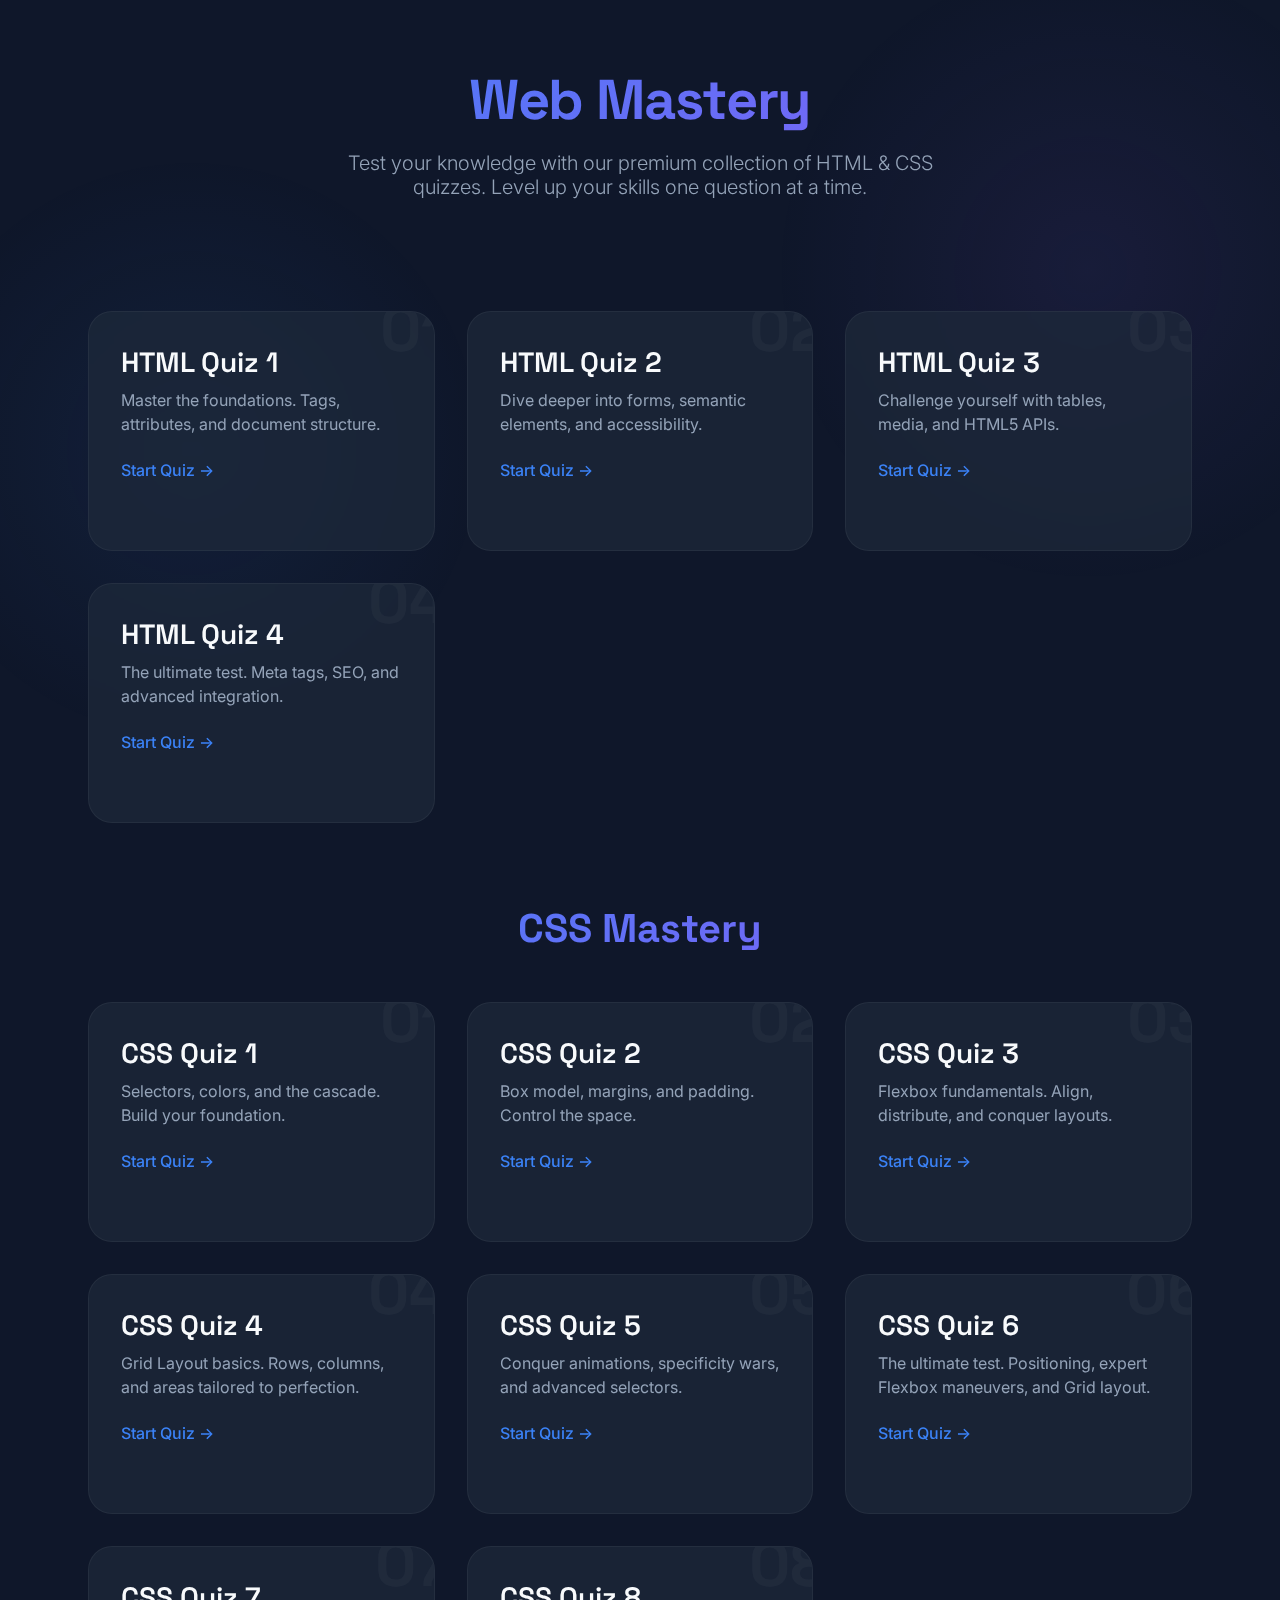
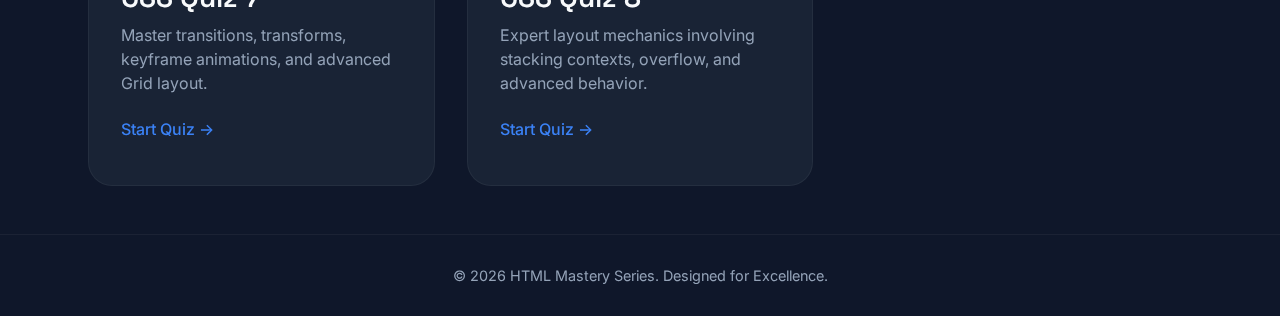
<file: index.html>
<!DOCTYPE html>
<html lang="en">
<head>
    <meta charset="UTF-8">
    <meta name="viewport" content="width=device-width, initial-scale=1.0">
    <title>HTML Mastery Quizzes</title>
    <style>
        @import url('https://fonts.googleapis.com/css2?family=Space+Grotesk:wght@300;400;500;600;700&family=Inter:wght@400;500;600&display=swap');

        :root {
            --bg-dark: #0f172a;
            --bg-card: #1e293b;
            --text-primary: #f8fafc;
            --text-secondary: #94a3b8;
            --accent-primary: #3b82f6; 
            --accent-secondary: #8b5cf6;
            --accent-gradient: linear-gradient(135deg, #3b82f6 0%, #8b5cf6 100%);
            --card-hover-shadow: 0 20px 25px -5px rgba(0, 0, 0, 0.1), 0 10px 10px -5px rgba(0, 0, 0, 0.04);
            --transition: all 0.3s cubic-bezier(0.4, 0, 0.2, 1);
        }

        * {
            box-sizing: border-box;
            margin: 0;
            padding: 0;
            -webkit-tap-highlight-color: transparent;
        }

        body {
            font-family: 'Inter', sans-serif;
            background-color: var(--bg-dark);
            color: var(--text-primary);
            min-height: 100vh;
            display: flex;
            flex-direction: column;
            overflow-x: hidden;
        }

        /* Ambient Background */
        .ambient-bg {
            position: fixed;
            top: 0;
            left: 0;
            width: 100%;
            height: 100%;
            pointer-events: none;
            z-index: -1;
            background: 
                radial-gradient(circle at 15% 50%, rgba(59, 130, 246, 0.08), transparent 25%),
                radial-gradient(circle at 85% 30%, rgba(139, 92, 246, 0.08), transparent 25%);
        }

        header {
            padding: 4rem 2rem;
            text-align: center;
        }

        h1 {
            font-family: 'Space Grotesk', sans-serif;
            font-size: 3.5rem;
            font-weight: 700;
            margin-bottom: 1rem;
            background: var(--accent-gradient);
            -webkit-background-clip: text;
            background-clip: text;
            -webkit-text-fill-color: transparent;
            letter-spacing: -0.02em;
        }

        p.subtitle {
            font-size: 1.25rem;
            color: var(--text-secondary);
            font-weight: 300;
            max-width: 600px;
            margin: 0 auto;
        }

        main {
            flex: 1;
            padding: 2rem;
            max-width: 1200px;
            margin: 0 auto;
            width: 100%;
        }

        .grid {
            display: grid;
            grid-template-columns: repeat(auto-fit, minmax(300px, 1fr));
            gap: 2rem;
            padding: 1rem;
        }

        .card {
            background: rgba(30, 41, 59, 0.7);
            backdrop-filter: blur(10px);
            border: 1px solid rgba(255, 255, 255, 0.05);
            border-radius: 24px;
            padding: 2rem;
            text-decoration: none;
            color: inherit;
            display: flex;
            flex-direction: column;
            justify-content: space-between;
            min-height: 240px;
            transition: var(--transition);
            position: relative;
            overflow: hidden;
        }

        .card::before {
            content: '';
            position: absolute;
            top: 0;
            left: 0;
            width: 100%;
            height: 100%;
            background: var(--accent-gradient);
            opacity: 0;
            transition: opacity 0.3s ease;
            z-index: 0;
        }

        .card:hover {
            transform: translateY(-8px);
            box-shadow: var(--card-hover-shadow);
            border-color: rgba(139, 92, 246, 0.3);
        }

        .card:hover::before {
            opacity: 0.05;
        }

        .card-content {
            position: relative;
            z-index: 1;
        }

        .card-number {
            font-family: 'Space Grotesk', sans-serif;
            font-size: 4rem;
            font-weight: 700;
            color: rgba(255, 255, 255, 0.03);
            position: absolute;
            top: -1.5rem;
            right: -1rem;
            transition: color 0.3s ease;
        }

        .card:hover .card-number {
            color: rgba(59, 130, 246, 0.1);
        }

        .card-title {
            font-family: 'Space Grotesk', sans-serif;
            font-size: 1.75rem;
            font-weight: 600;
            margin-bottom: 0.5rem;
        }

        .card-desc {
            color: var(--text-secondary);
            font-size: 1rem;
            line-height: 1.5;
            margin-bottom: 1.5rem;
        }

        .card-arrow {
            display: inline-flex;
            align-items: center;
            font-weight: 500;
            color: var(--accent-primary);
            transition: gap 0.2s ease;
            gap: 0.5rem;
        }

        .card:hover .card-arrow {
            gap: 0.8rem;
            color: var(--accent-secondary);
        }

        footer {
            padding: 2rem;
            text-align: center;
            color: var(--text-secondary);
            font-size: 0.9rem;
            border-top: 1px solid rgba(255, 255, 255, 0.05);
        }

        @media (max-width: 768px) {
            h1 { font-size: 2.5rem; }
            .grid { grid-template-columns: 1fr; }
        }

        .section-title {
            font-family: 'Space Grotesk', sans-serif;
            font-size: 2.5rem;
            font-weight: 700;
            margin: 4rem 0 2rem;
            text-align: center;
            background: var(--accent-gradient);
            -webkit-background-clip: text;
            background-clip: text;
            -webkit-text-fill-color: transparent;
        }
    </style>
</head>
<body>
    <div class="ambient-bg"></div>
    <header>
        <h1>Web Mastery</h1>
        <p class="subtitle">Test your knowledge with our premium collection of HTML & CSS quizzes. Level up your skills one question at a time.</p>
    </header>

    <main>
        <section>
            <div class="grid">
                <a href="quiz1.html" class="card">
                    <div class="card-number">01</div>
                    <div class="card-content">
                        <div class="card-title">HTML Quiz 1</div>
                        <div class="card-desc">Master the foundations. Tags, attributes, and document structure.</div>
                        <div class="card-arrow">Start Quiz &rarr;</div>
                    </div>
                </a>
                <a href="quiz2.html" class="card">
                    <div class="card-number">02</div>
                    <div class="card-content">
                        <div class="card-title">HTML Quiz 2</div>
                        <div class="card-desc">Dive deeper into forms, semantic elements, and accessibility.</div>
                        <div class="card-arrow">Start Quiz &rarr;</div>
                    </div>
                </a>
                <a href="quiz3.html" class="card">
                    <div class="card-number">03</div>
                    <div class="card-content">
                        <div class="card-title">HTML Quiz 3</div>
                        <div class="card-desc">Challenge yourself with tables, media, and HTML5 APIs.</div>
                        <div class="card-arrow">Start Quiz &rarr;</div>
                    </div>
                </a>
                <a href="quiz4.html" class="card">
                    <div class="card-number">04</div>
                    <div class="card-content">
                        <div class="card-title">HTML Quiz 4</div>
                        <div class="card-desc">The ultimate test. Meta tags, SEO, and advanced integration.</div>
                        <div class="card-arrow">Start Quiz &rarr;</div>
                    </div>
                </a>
            </div>
        </section>

        <!-- CSS SECTION -->
        <section>
            <div class="section-title">CSS Mastery</div>
            
            <div class="grid">
                <a href="quiz5.html" class="card">
                    <div class="card-number">01</div>
                    <div class="card-content">
                        <div class="card-title">CSS Quiz 1</div>
                        <div class="card-desc">Selectors, colors, and the cascade. Build your foundation.</div>
                        <div class="card-arrow">Start Quiz &rarr;</div>
                    </div>
                </a>
                <a href="quiz6.html" class="card">
                    <div class="card-number">02</div>
                    <div class="card-content">
                        <div class="card-title">CSS Quiz 2</div>
                        <div class="card-desc">Box model, margins, and padding. Control the space.</div>
                        <div class="card-arrow">Start Quiz &rarr;</div>
                    </div>
                </a>
                <a href="quiz7.html" class="card">
                    <div class="card-number">03</div>
                    <div class="card-content">
                        <div class="card-title">CSS Quiz 3</div>
                        <div class="card-desc">Flexbox fundamentals. Align, distribute, and conquer layouts.</div>
                        <div class="card-arrow">Start Quiz &rarr;</div>
                    </div>
                </a>
                <a href="quiz8.html" class="card">
                    <div class="card-number">04</div>
                    <div class="card-content">
                        <div class="card-title">CSS Quiz 4</div>
                        <div class="card-desc">Grid Layout basics. Rows, columns, and areas tailored to perfection.</div>
                        <div class="card-arrow">Start Quiz &rarr;</div>
                    </div>
                </a>
                <a href="quiz9.html" class="card">
                    <div class="card-number">05</div>
                    <div class="card-content">
                        <div class="card-title">CSS Quiz 5</div>
                        <div class="card-desc">Conquer animations, specificity wars, and advanced selectors.</div>
                        <div class="card-arrow">Start Quiz &rarr;</div>
                    </div>
                </a>
                <a href="quiz10.html" class="card">
                    <div class="card-number">06</div>
                    <div class="card-content">
                        <div class="card-title">CSS Quiz 6</div>
                        <div class="card-desc">The ultimate test. Positioning, expert Flexbox maneuvers, and Grid layout.</div>
                        <div class="card-arrow">Start Quiz &rarr;</div>
                    </div>
                </a>
                <a href="quiz11.html" class="card">
                    <div class="card-number">07</div>
                    <div class="card-content">
                        <div class="card-title">CSS Quiz 7</div>
                        <div class="card-desc">Master transitions, transforms, keyframe animations, and advanced Grid layout.</div>
                        <div class="card-arrow">Start Quiz &rarr;</div>
                    </div>
                </a>
                <a href="quiz12.html" class="card">
                    <div class="card-number">08</div>
                    <div class="card-content">
                        <div class="card-title">CSS Quiz 8</div>
                        <div class="card-desc">Expert layout mechanics involving stacking contexts, overflow, and advanced behavior.</div>
                        <div class="card-arrow">Start Quiz &rarr;</div>
                    </div>
                </a>
            </div>
        </section>
    </main>

    <footer>
        &copy; 2026 HTML Mastery Series. Designed for Excellence.
    </footer>
</body>
</html>
</file>
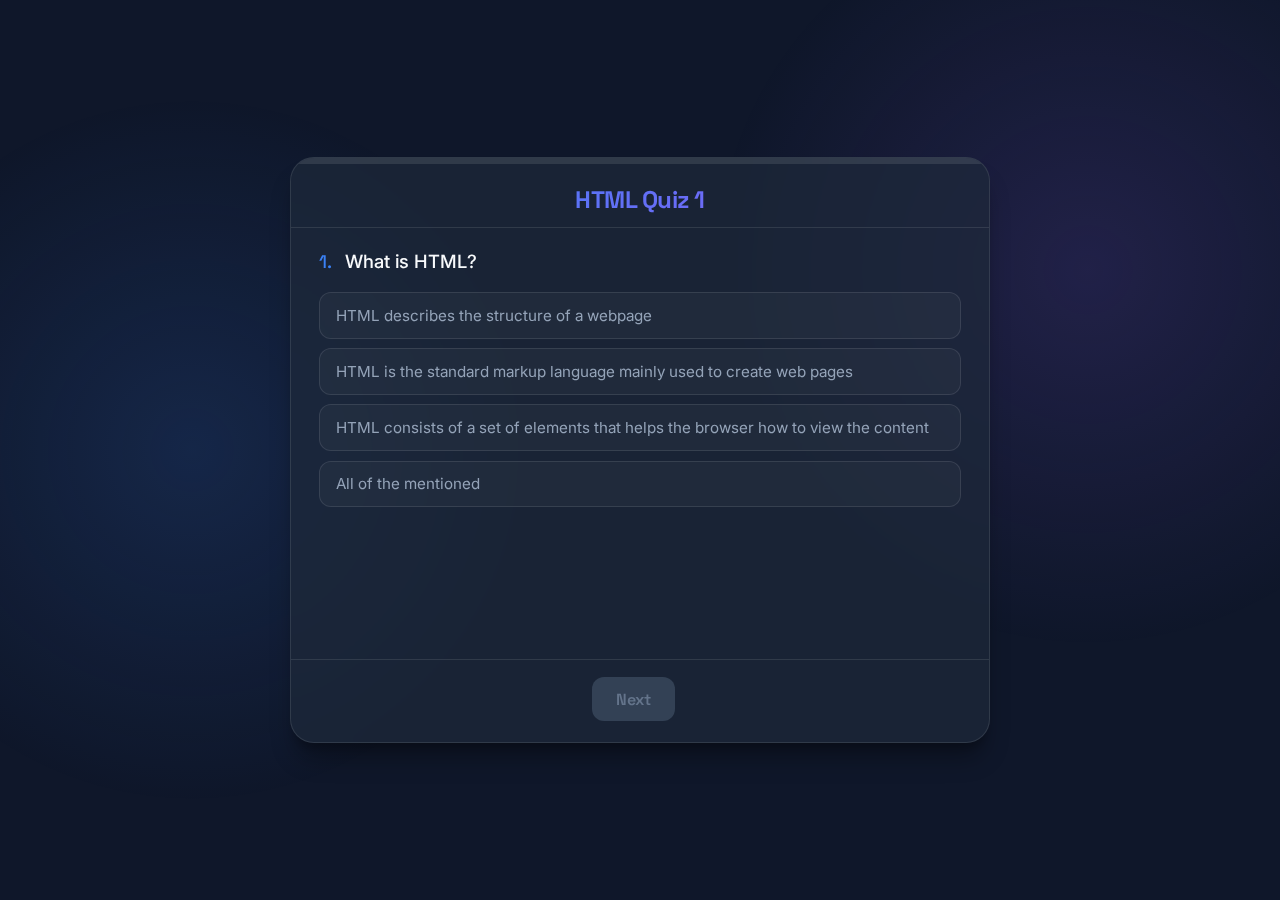
<file: quiz1.html>
<!DOCTYPE html>
<html lang="en">
<head>
    <meta charset="UTF-8">
    <meta name="viewport" content="width=device-width, initial-scale=1.0">
    <title>HTML Quiz 1</title>
    <link rel="stylesheet" href="style.css">
</head>
<body>
    <div id="quiz-container">
        <div id="progress-bar-container"><div id="progress-bar"></div></div>
        <div class="quiz-header"><h1>HTML Quiz 1</h1></div>
        <div id="card-container"></div>
        <div id="results-container" class="hidden"></div>
        <div id="navigation">
            <button id="prev-btn" class="nav-btn secondary">Previous</button>
            <button id="next-btn" class="nav-btn">Next</button>
            <button id="finish-btn" class="nav-btn hidden">Finish Quiz</button>
        </div>
    </div>

    <script>
        window.quizData = [
            { question: "What is HTML?", options: ["HTML describes the structure of a webpage", "HTML is the standard markup language mainly used to create web pages", "HTML consists of a set of elements that helps the browser how to view the content", "All of the mentioned"], answerIndex: 3 },
            { question: "Who is the father of HTML?", options: ["Rasmus Lerdorf", "Tim Berners-Lee", "Brendan Eich", "Sergey Brin"], answerIndex: 1 },
            { question: "HTML stands for", options: ["HyperText Markup Language", "HyperText Machine Language", "HyperText Marking Language", "HighText Marking Language"], answerIndex: 0 },
            { question: "What is the correct syntax of doctype in HTML5?", options: ["<code>&lt;/doctype html&gt;</code>", "<code>&lt;doctype html&gt;</code>", "<code>&lt;doctype html!&gt;</code>", "<code>&lt;!doctype html&gt;</code>"], answerIndex: 3 },
            { question: "Which of the following is used to read an HTML page and render it?", options: ["Web server", "Web network", "Web browser", "Web matrix"], answerIndex: 2 },
            { question: "Which of the following tag is used for inserting the largest heading in HTML?", options: ["<code>head</code>", "<code>&lt;h1&gt;</code>", "<code>&lt;h6&gt;</code>", "<code>heading</code>"], answerIndex: 1 },
            { question: "In which part Of the HTML metadata is contained?", options: ["<code>head</code> tag", "<code>title</code> tag", "<code>html</code> tag", "<code>body</code> tag"], answerIndex: 0 },
            { question: "Which element is used to get highlighted text in HTML5?", options: ["<code>&lt;u&gt;</code>", "<code>&lt;mark&gt;</code>", "<code>&lt;highlight&gt;</code>", "<code>&lt;b&gt;</code>"], answerIndex: 1 },
            { question: "Which of the following elements in HTML5 defines video or movie content?", options: ["<code>&lt;video&gt;</code>", "<code>&lt;movie&gt;</code>", "<code>&lt;audio&gt;</code>", "<code>&lt;media&gt;</code>"], answerIndex: 0 },
            { question: "Which element is used for styling HTML5 layout?", options: ["CSS", "jQuery", "JavaScript", "PHP"], answerIndex: 0 },
            { question: "Which HTML tag is used for making character appearance bold?", options: ["<code>&lt;u&gt;</code>", "<code>&lt;b&gt;</code>", "<code>&lt;br&gt;</code>", "<code>&lt;i&gt;</code>"], answerIndex: 1 },
            { question: "Which HTML tag is used to insert an image?", options: ['<code>&lt;img url="htmllogo.jpg"/&gt;</code>', '<code>&lt;img alt="htmllogo.jpg"/&gt;</code>', '<code>&lt;img src="htmllogo.jpg"/&gt;</code>', '<code>&lt;img link="htmllogo.jpg"/&gt;</code>'], answerIndex: 2 },
            { question: "Which Of the following tag is used to insert a line-break in HTML?", options: ["<code>&lt;p&gt;</code>", "<code>&lt;br&gt;</code>", "<code>&lt;hr&gt;</code>", "<code>&lt;a&gt;</code>"], answerIndex: 1 },
            { question: "How to create an ordered list in HTML?", options: ["<code>&lt;ol&gt;</code>", "<code>&lt;ul&gt;</code>", "<code>&lt;href&gt;</code>", "<code>&lt;b&gt;</code>"], answerIndex: 0 },
            { question: "HOW to create an unordered list in HTML?", options: ["<code>&lt;ol&gt;</code>", "<code>&lt;ul&gt;</code>", "<code>&lt;href&gt;</code>", "<code>&lt;b&gt;</code>"], answerIndex: 1 },
            { question: "HTML files are saved by default with the extension?", options: [".h", ".html", ".ht", "None of above"], answerIndex: 1 },
            { question: "In HTML, which attribute is used to create a link that opens in a new window tab?", options: ['<code>src="_blank"</code>', '<code>alt="_blank"</code>', '<code>target="_self"</code>', '<code>target="_blank"</code>'], answerIndex: 3 },
            { question: "Which of the following HTML tag is used to add a row in a table?", options: ["<code>&lt;th&gt;</code>", "<code>&lt;td&gt;</code>", "<code>&lt;tr&gt;</code>", "<code>&lt;tt&gt;</code>"], answerIndex: 2 },
            { question: "Which tag is used to create a text area in HTML Form?", options: ["<code>&lt;textarea&gt;&lt;/textarea&gt;</code>", "<code>&lt;text&gt;&lt;/text&gt;</code>", '<code>&lt;input type="text"/&gt;</code>', '<code>&lt;input type="textarea"/&gt;</code>'], answerIndex: 0 },
            { question: "Which tag is used to create a dropdown in HTML Form?", options: ["<code>&lt;input&gt;</code>", "<code>&lt;select&gt;</code>", "<code>&lt;text&gt;</code>", "<code>&lt;textarea&gt;</code>"], answerIndex: 1 },
            { question: "How to create a checkbox in HTML Form?", options: ['<code>&lt;input type="text"&gt;</code>', '<code>&lt;input type="textarea"&gt;</code>', '<code>&lt;input type="checkbox"&gt;</code>', '<code>&lt;input type="button"&gt;</code>'], answerIndex: 2 },
            { question: "Which HTML tag is used to convert the plain text into italic format?", options: ["<code>&lt;b&gt;</code>", "<code>&lt;p&gt;</code>", "<code>&lt;i&gt;</code>", "<code>&lt;a&gt;</code>"], answerIndex: 2 },
            { question: "What is the use of <code>&lt;hr&gt;</code> tag in HTML?", options: ["For making content appearance italics", "To create vertical rule between sections", "TO create a break", "To create horizontal rule between sections"], answerIndex: 3 },
            { question: "Which attribute is not essential under <code>&lt;iframe&gt;</code>?", options: ["frameborder", "width", "height", "src"], answerIndex: 0 },
            { question: "Which tag is used to underline the text in HTML?", options: ["<code>&lt;p&gt;</code>", "<code>&lt;u&gt;</code>", "<code>&lt;i&gt;</code>", "<code>&lt;ul&gt;</code>"], answerIndex: 1 }
        ];
    </script>
    <script src="script.js"></script>
</body>
</html>
</file>
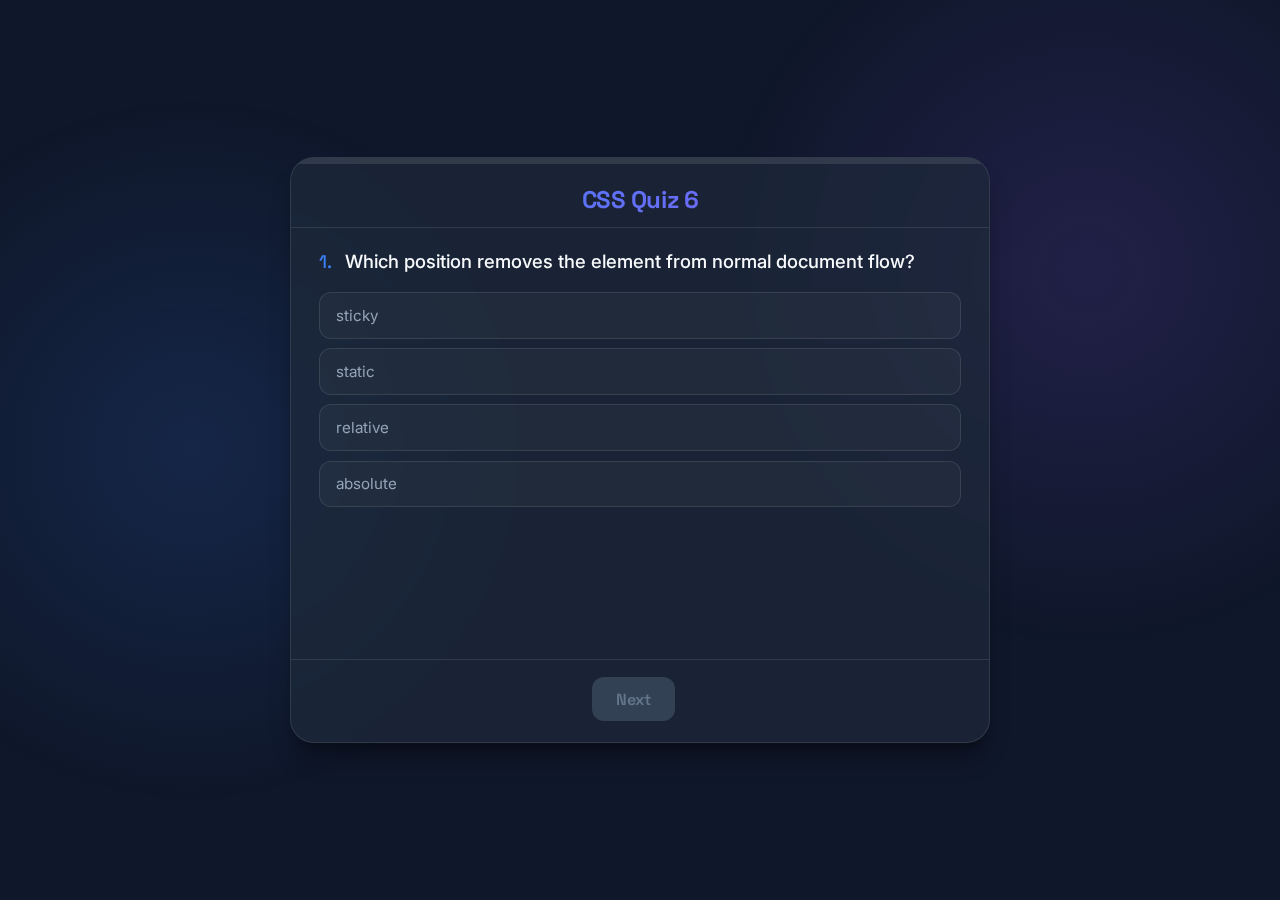
<file: quiz10.html>
<!DOCTYPE html>
<html lang="en">
<head>
    <meta charset="UTF-8">
    <meta name="viewport" content="width=device-width, initial-scale=1.0">
    <title>CSS Quiz 6</title>
    <link rel="stylesheet" href="style.css">
</head>
<body>
    <div id="quiz-container">
        <div id="progress-bar-container"><div id="progress-bar"></div></div>
        <div class="quiz-header"><h1>CSS Quiz 6</h1></div>
        <div id="card-container"></div>
        <div id="results-container" class="hidden"></div>
        <div id="navigation">
            <button id="prev-btn" class="nav-btn secondary">Previous</button>
            <button id="next-btn" class="nav-btn">Next</button>
            <button id="finish-btn" class="nav-btn hidden">Finish Quiz</button>
        </div>
    </div>

    <script>
        window.quizData = [
            { question: "Which position removes the element from normal document flow?", options: ["sticky", "static", "relative", "absolute"], answerIndex: 3 },
            { question: "An absolutely positioned element is positioned relative to:", options: ["the viewport", "the nearest positioned ancestor", "the body", "the parent element always"], answerIndex: 1 },
            { question: "Which position value sticks an element when scrolling?", options: ["relative", "fixed", "sticky", "absolute"], answerIndex: 2 },
            { question: "Which property is required for top, left, right, bottom to work?", options: ["float", "display", "overflow", "position"], answerIndex: 3 },
            { question: "Which position value keeps an element fixed to the viewport?", options: ["sticky", "fixed", "relative", "absolute"], answerIndex: 1 },
            { question: "Which property changes the main axis direction?", options: ["<code>justify-content</code>", "<code>flex-wrap</code>", "<code>flex-direction</code>", "<code>align-items</code>"], answerIndex: 2 },
            { question: "Which property controls spacing along the main axis?", options: ["<code>gap</code>", "<code>align-items</code>", "<code>align-content</code>", "<code>justify-content</code>"], answerIndex: 3 },
            { question: "Which property controls alignment on the cross axis?", options: ["<code>flex-grow</code>", "<code>justify-content</code>", "<code>order</code>", "<code>align-items</code>"], answerIndex: 3 },
            { question: "Which property allows items to move to a new line?", options: ["<code>order</code>", "<code>flex-basis</code>", "<code>flex-wrap</code>", "<code>flex-grow</code>"], answerIndex: 2 },
            { question: "Which value prevents flex items from wrapping?", options: ["<code>no-wrap</code>", "<code>wrap</code>", "<code>nowrap</code>", "<code>block</code>"], answerIndex: 2 },
            { question: "Which shorthand property combines grow, shrink, and basis?", options: ["<code>flex-item</code>", "<code>flex</code>", "<code>box-flex</code>", "<code>flex-box</code>"], answerIndex: 1 },
            { question: "Which unit represents a fraction of free grid space?", options: ["<code>em</code>", "<code>auto</code>", "%", "<code>fr</code>"], answerIndex: 3 },
            { question: "Which property controls automatic item placement direction?", options: ["<code>grid-direction</code>", "<code>grid-auto-flow</code>", "<code>grid-wrap</code>", "<code>grid-flow</code>"], answerIndex: 1 },
            { question: "Which grid value makes columns adjust automatically?", options: ["<code>auto</code>", "<code>minmax</code>", "<code>fr</code>", "<code>fit-content</code>"], answerIndex: 0 },
            { question: "Which property allows a flex item to grow relative to others?", options: ["<code>flex-shrink</code>", "<code>flex-grow</code>", "<code>flex-basis</code>", "<code>align-self</code>"], answerIndex: 1 },
            { question: "If two flex items have flex-grow: 1 and flex-grow: 2, what happens?", options: ["Growth is ignored", "First grows twice as much", "Second grows twice as much", "Both grow equally"], answerIndex: 2 },
            { question: "What does align-self do?", options: ["Overrides align-items for one item", "Changes item order", "Aligns container", "Aligns all items"], answerIndex: 0 },
            { question: "Which Flexbox property controls spacing between rows when wrapping?", options: ["<code>justify-content</code>", "<code>align-content</code>", "<code>gap</code>", "<code>align-items</code>"], answerIndex: 1 },
            { question: "What happens if flex-shrink: 0 is applied to an item?", options: ["Item wraps", "Item cannot shrink", "Item cannot grow", "Item is hidden"], answerIndex: 1 },
            { question: "What does flex: 0 0 auto mean?", options: ["Full width item", "Item grows", "Fixed size item", "Item shrinks"], answerIndex: 2 },
            { question: "What is the default value of order?", options: ["1", "inherit", "auto", "0"], answerIndex: 3 },
            { question: "Which value centers items both horizontally and vertically (row layout)?", options: ["<code>gap: center</code>", "<code>flex-wrap: center</code>", "<code>align-content: center</code>", "<code>justify-content: center; align-items: center</code>"], answerIndex: 3 },
            { question: "What does fr unit represent?", options: ["Fraction of available space", "Percentage", "Fixed size", "Content size"], answerIndex: 0 },
            { question: "What does grid-template-columns: repeat(3, 1fr) create?", options: ["3 equal columns", "1 column repeated", "3 fixed columns", "Automatic layout"], answerIndex: 0 },
            { question: "What is the default value of grid-auto-flow?", options: ["dense", "column", "row", "inherit"], answerIndex: 2 }
        ];
    </script>
    <script src="script.js"></script>
</body>
</html>
</file>
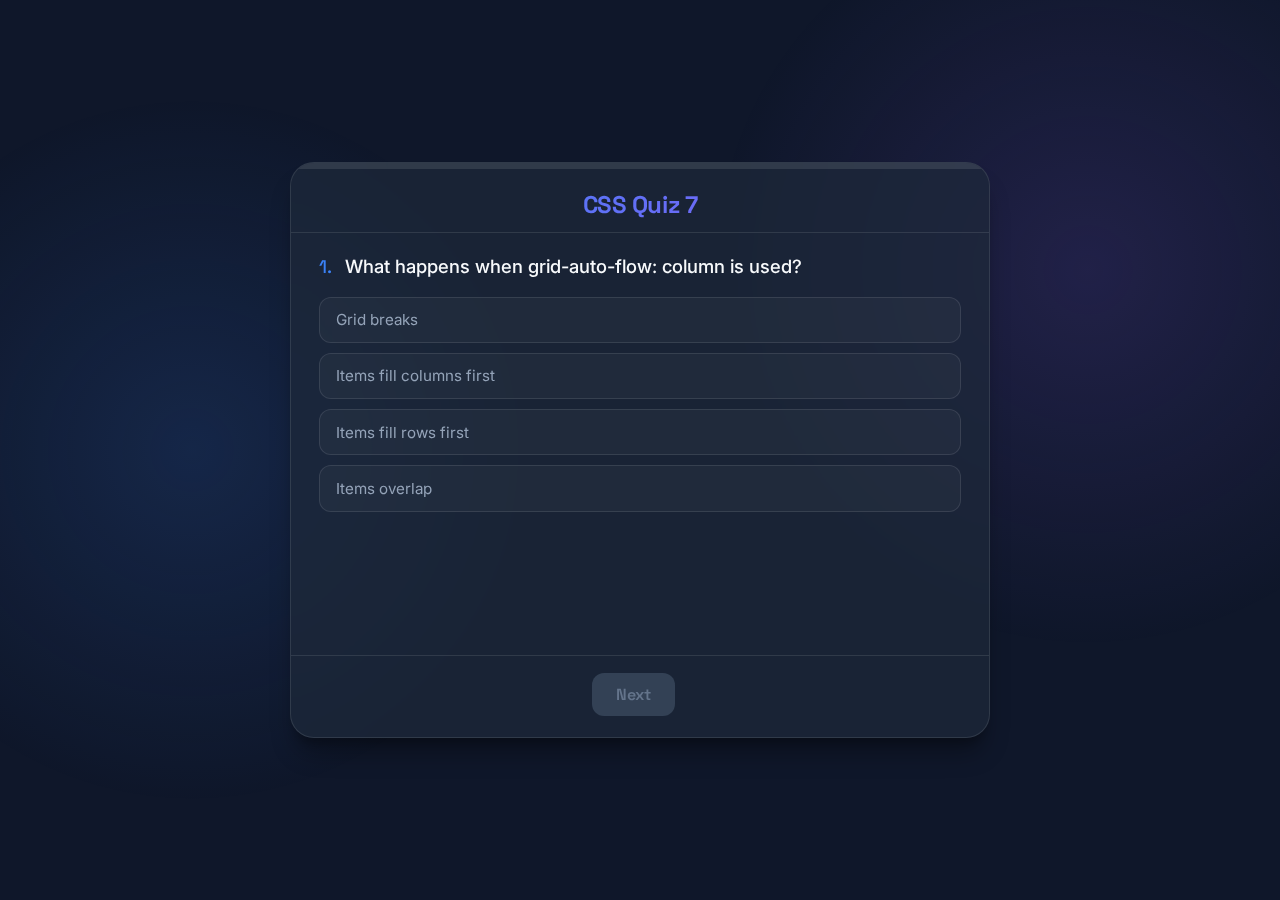
<file: quiz11.html>
<!DOCTYPE html>
<html lang="en">
<head>
    <meta charset="UTF-8">
    <meta name="viewport" content="width=device-width, initial-scale=1.0">
    <title>CSS Quiz 7</title>
    <link rel="stylesheet" href="style.css">
</head>
<body>
    <div id="quiz-container">
        <div id="progress-bar-container"><div id="progress-bar"></div></div>
        <div class="quiz-header"><h1>CSS Quiz 7</h1></div>
        <div id="card-container"></div>
        <div id="results-container" class="hidden"></div>
        <div id="navigation">
            <button id="prev-btn" class="nav-btn secondary">Previous</button>
            <button id="next-btn" class="nav-btn">Next</button>
            <button id="finish-btn" class="nav-btn hidden">Finish Quiz</button>
        </div>
    </div>

    <script>
        window.quizData = [
            { question: "What happens when grid-auto-flow: column is used?", options: ["Grid breaks", "Items fill columns first", "Items fill rows first", "Items overlap"], answerIndex: 1 },
            { question: "What does grid-column: 1 / 3 do?", options: ["Occupies column 1 only", "Starts at column 3", "Spans 3 columns", "Spans columns 1 and 2"], answerIndex: 3 },
            { question: "What does minmax(100px, 1fr) mean?", options: ["Between 100px and available space", "Exactly 1fr", "Fixed 100px", "Responsive rows only"], answerIndex: 0 },
            { question: "Which property aligns items inside grid cells horizontally?", options: ["<code>justify-content</code>", "<code>align-items</code>", "<code>place-content</code>", "<code>justify-items</code>"], answerIndex: 3 },
            { question: "Which property aligns the entire grid horizontally inside the container?", options: ["<code>justify-items</code>", "<code>justify-self</code>", "<code>align-content</code>", "<code>justify-content</code>"], answerIndex: 3 },
            { question: "What does grid-area allow you to do?", options: ["Set gap", "Define rows only", "Control wrapping", "Name and place items"], answerIndex: 3 },
            { question: "What happens if grid rows are not defined?", options: ["Grid becomes flex", "Items overlap", "Error occurs", "Rows auto-generate"], answerIndex: 3 },
            { question: "Which property is REQUIRED for a CSS transition to work?", options: ["<code>transition-duration</code>", "<code>transition-property</code>", "<code>transition-timing-function</code>", "<code>transition-delay</code>"], answerIndex: 0 },
            { question: "What happens if transition-duration is not specified?", options: ["Transition defaults to 1s", "Transition does not occur", "Transition runs instantly", "Browser chooses duration"], answerIndex: 1 },
            { question: "Which property defines how fast or slow the transition changes over time?", options: ["<code>transition-delay</code>", "<code>transition-timing-function</code>", "<code>transition-duration</code>", "<code>transition-property</code>"], answerIndex: 1 },
            { question: "What does transition-delay: 1s do?", options: ["Slows the transition", "Delays animation frames", "Delays hover detection", "Delays the start of transition"], answerIndex: 3 },
            { question: "Which shorthand is correct?", options: ["<code>transition: ease 0.5s all;</code>", "<code>transition: all 0.5s ease;</code>", "<code>transition: ease all 0.5s;</code>", "<code>transition: 0.5s all;</code>"], answerIndex: 1 },
            { question: "Transitions are triggered when:", options: ["A property value changes", "JavaScript runs", "Keyframes are defined", "Page loads"], answerIndex: 0 },
            { question: "Which transform moves an element visually without affecting layout?", options: ["<code>position</code>", "<code>margin</code>", "<code>padding</code>", "<code>translate</code>"], answerIndex: 3 },
            { question: "What does scale(2) do?", options: ["Doubles height only", "Doubles both width and height", "Doubles font size only", "Doubles width only"], answerIndex: 1 },
            { question: "Which transform rotates an element clockwise?", options: ["<code>rotate(-45deg)</code>", "<code>scale(45deg)</code>", "<code>rotate(45deg)</code>", "<code>skew(45deg)</code>"], answerIndex: 2 },
            { question: "What unit is commonly used for rotate()?", options: ["em", "deg", "%", "px"], answerIndex: 1 },
            { question: "Can multiple transforms be applied at once?", options: ["Yes, comma-separated", "No", "Only one allowed", "Yes, space-separated"], answerIndex: 3 },
            { question: "Which property defines how long one animation cycle lasts?", options: ["<code>animation-iteration-count</code>", "<code>animation-delay</code>", "<code>animation-duration</code>", "<code>animation-fill-mode</code>"], answerIndex: 2 },
            { question: "What does animation-iteration-count: infinite do?", options: ["Loops forever", "Runs twice", "Stops animation", "Runs once"], answerIndex: 0 },
            { question: "Which property defines animation direction (forward or reverse)?", options: ["<code>animation-play-state</code>", "<code>animation-fill-mode</code>", "<code>animation-timing-function</code>", "<code>animation-direction</code>"], answerIndex: 3 },
            { question: "What is the default value of animation-iteration-count?", options: ["auto", "infinite", "1", "0"], answerIndex: 2 },
            { question: "Which is TRUE about transitions vs animations?", options: ["Animations need hover", "Animations can run automatically", "Transitions loop automatically", "Transitions use keyframes"], answerIndex: 1 },
            { question: "Which shorthand is valid?", options: ["<code>animation: move 2s ease infinite;</code>", "<code>animation: infinite move ease;</code>", "<code>animation: 2s infinite;</code>", "<code>animation: ease move 2s infinite;</code>"], answerIndex: 0 },
            { question: "Which property pauses and resumes an animation?", options: ["<code>animation-direction</code>", "<code>animation-delay</code>", "<code>animation-play-state</code>", "<code>animation-fill-mode</code>"], answerIndex: 2 }
        ];
    </script>
    <script src="script.js"></script>
</body>
</html>
</file>
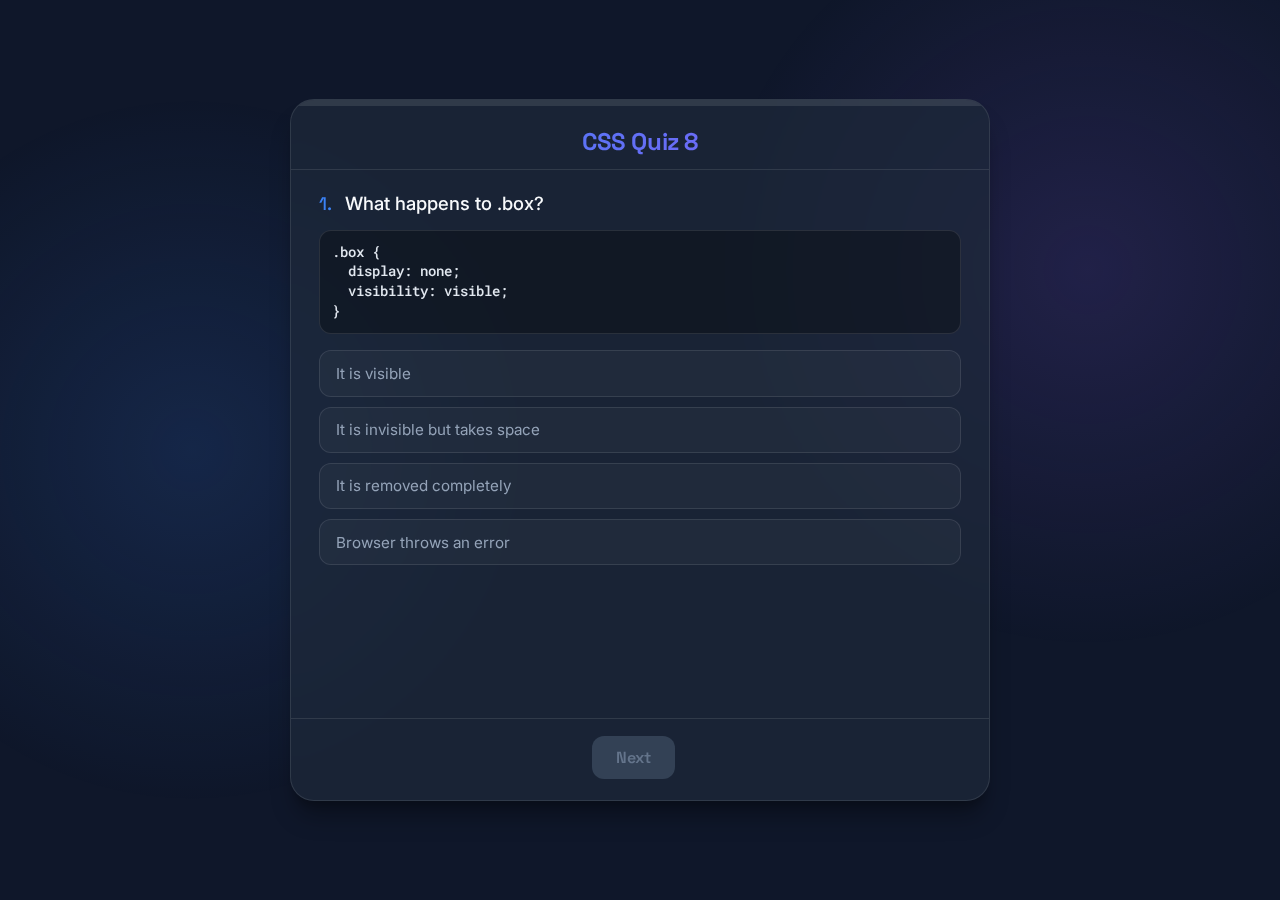
<file: quiz12.html>
<!DOCTYPE html>
<html lang="en">
<head>
    <meta charset="UTF-8">
    <meta name="viewport" content="width=device-width, initial-scale=1.0">
    <title>CSS Quiz 8</title>
    <link rel="stylesheet" href="style.css">
</head>
<body>
    <div id="quiz-container">
        <div id="progress-bar-container"><div id="progress-bar"></div></div>
        <div class="quiz-header"><h1>CSS Quiz 8</h1></div>
        <div id="card-container"></div>
        <div id="results-container" class="hidden"></div>
        <div id="navigation">
            <button id="prev-btn" class="nav-btn secondary">Previous</button>
            <button id="next-btn" class="nav-btn">Next</button>
            <button id="finish-btn" class="nav-btn hidden">Finish Quiz</button>
        </div>
    </div>

    <script>
        window.quizData = [
            { question: "What happens to .box?<pre>.box {\n  display: none;\n  visibility: visible;\n}</pre>", options: ["It is visible", "It is invisible but takes space", "It is removed completely", "Browser throws an error"], answerIndex: 2 },
            { question: "What is the height of .child?<pre>.parent {\n  height: auto;\n}\n.child {\n  height: 100%;\n}</pre>", options: ["100% of viewport", "0", "100% of content", "Auto"], answerIndex: 3 },
            { question: "Relative to what is .child positioned?<pre>.parent {\n  position: static;\n}\n.child {\n  position: absolute;\n  top: 0;\n}</pre>", options: ["Body content", ".parent", "Nearest flex container", "Viewport"], answerIndex: 3 },
            { question: "What happens?<pre>.box {\n  z-index: 10;\n}</pre>", options: ["z-index is ignored", "Element moves backward", "Element moves forward", "z-index works"], answerIndex: 0 },
            { question: "What happens?<pre>span {\n  width: 200px;\n  height: 200px;\n}</pre>", options: ["Neither applies", "Only width applies", "Width and height apply", "Only height applies"], answerIndex: 0 },
            { question: "Two divs stacked vertically — space between them is:<pre>div {\n  margin-top: 30px;\n  margin-bottom: 20px;\n}</pre>", options: ["10px", "20px", "50px", "30px"], answerIndex: 3 },
            { question: "What happens?<pre>.parent {\n  position: relative;\n  overflow: hidden;\n}\n.child {\n  position: absolute;\n  top: -50px;\n}</pre>", options: ["Child remains visible", "Overflow ignored", "Child is clipped", "Child moves viewport"], answerIndex: 2 },
            { question: ".child is positioned relative to:<pre>.parent {\n  transform: translateZ(0);\n}\n.child {\n  position: fixed;\n}</pre>", options: [".parent", "Body", "HTML", "Viewport"], answerIndex: 3 },
            { question: "Container width is 200px. What happens?<pre>.container {\n  display: flex;\n}\n.item {\n  width: 300px;\n  flex-shrink: 1;\n}</pre>", options: ["Item shrinks", "Layout breaks", "Item overflows", "Item wraps"], answerIndex: 0 },
            { question: "What is .item height?<pre>.container {\n  display: flex;\n  height: 200px;\n}\n.item {\n  height: 100%;\n}</pre>", options: ["viewport height", "content height", "200px", "auto"], answerIndex: 2 },
            { question: "You place 5 items. What happens?<pre>.container {\n  display: grid;\n  grid-template-columns: repeat(2, 1fr);\n}</pre>", options: ["Items disappear", "Extra rows are created", "Error", "Items overlap"], answerIndex: 1 },
            { question: "What happens?<pre>.item {\n  width: 500px;\n}\n// Placed inside grid-template-columns: 1fr;</pre>", options: ["Grid breaks", "Width ignored", "Width becomes auto", "Item overflows"], answerIndex: 3 },
            { question: "What happens?<pre>.box {\n  transition: all 0.5s;\n  display: none;\n}\n.box:hover {\n  display: block;\n}</pre>", options: ["Browser error", "Smooth fade", "No transition", "Smooth display"], answerIndex: 2 },
            { question: "What happens to surrounding elements?<pre>.box {\n  transform: translateX(100px);\n}</pre>", options: ["They move", "Nothing changes", "Margin collapses", "Layout changes"], answerIndex: 1 },
            { question: "After animation ends:<pre>@keyframes move {\n  to { transform: translateX(100px); }\n}\n.box {\n  animation: move 1s;\n}</pre>", options: ["Returns to start", "Disappears", "Repeats", "Stays at 100px"], answerIndex: 0 },
            { question: "Padding-top is based on:<pre>.box {\n  width: 200px;\n  padding-top: 50%;\n}</pre>", options: ["Box height", "Parent width", "Viewport", "Box width"], answerIndex: 3 },
            { question: "What does cover do?<pre>div {\n  background-size: cover;\n}</pre>", options: ["Fill container, may crop", "Repeat image", "Fit entire image", "Stretch image"], answerIndex: 0 },
            { question: "What happens?<pre>body {\n  overflow: hidden;\n}\n.box {\n  position: fixed;\n}</pre>", options: ["Box scrolls", "Box remains visible", "Page breaks", "Box clipped"], answerIndex: 1 },
            { question: "Why is there space between them?<pre>&lt;span&gt;A&lt;/span&gt;\n&lt;span&gt;B&lt;/span&gt;</pre>", options: ["HTML whitespace", "Margin", "Line-height", "Padding"], answerIndex: 0 },
            { question: "Child opacity becomes:<pre>.parent {\n  opacity: 0.5;\n}\n.child {\n  opacity: 1;\n}</pre>", options: ["0", "Auto", "0.5", "1"], answerIndex: 2 },
            { question: "When does .box start sticking?<pre>.box {\n  position: sticky;\n  top: 0;\n}</pre>", options: ["It always stays fixed", "When it reaches the top of viewport", "Immediately on page load", "When page finishes loading"], answerIndex: 1 },
            { question: "What is the final height?<pre>.box {\n  height: 100px;\n  min-height: 200px;\n}</pre>", options: ["100px", "auto", "200px", "150px"], answerIndex: 2 },
            { question: "What is the line-height of .child?<pre>.parent {\n  font-size: 20px;\n  line-height: 1.5;\n}\n.child {\n  font-size: 10px;\n}</pre>", options: ["10px", "1.5", "30px", "15px"], answerIndex: 3 },
            { question: "Final width is:<pre>.box {\n  width: 600px;\n  max-width: 400px;\n}</pre>", options: ["500px", "600px", "auto", "400px"], answerIndex: 3 },
            { question: "When do scrollbars appear?<pre>.box {\n  width: 200px;\n  height: 100px;\n  overflow: auto;\n}</pre>", options: ["Only when content overflows", "Only vertically", "Never", "Always"], answerIndex: 0 }
        ];
    </script>
    <script src="script.js"></script>
</body>
</html>
</file>
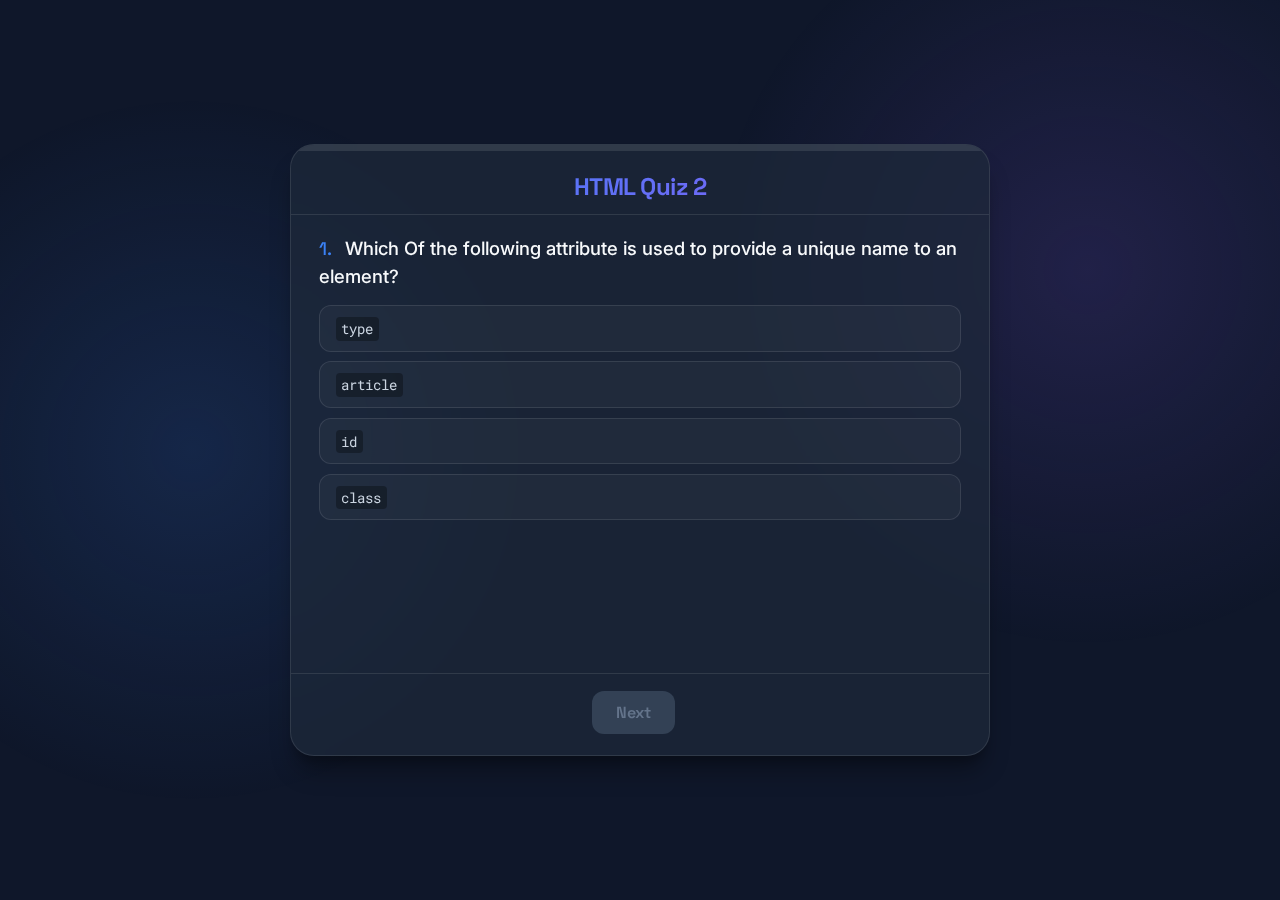
<file: quiz2.html>
<!DOCTYPE html>
<html lang="en">
<head>
    <meta charset="UTF-8">
    <meta name="viewport" content="width=device-width, initial-scale=1.0">
    <title>HTML Quiz 2</title>
    <link rel="stylesheet" href="style.css">
</head>
<body>
    <div id="quiz-container">
        <div id="progress-bar-container"><div id="progress-bar"></div></div>
        <div class="quiz-header"><h1>HTML Quiz 2</h1></div>
        <div id="card-container"></div>
        <div id="results-container" class="hidden"></div>
        <div id="navigation">
            <button id="prev-btn" class="nav-btn secondary">Previous</button>
            <button id="next-btn" class="nav-btn">Next</button>
            <button id="finish-btn" class="nav-btn hidden">Finish Quiz</button>
        </div>
    </div>

    <script>
        window.quizData = [
            { question: "Which Of the following attribute is used to provide a unique name to an element?", options: ["<code>type</code>", "<code>article</code>", "<code>id</code>", "<code>class</code>"], answerIndex: 2 },
            { question: "HOW to set a font for a whole page?", options: ["<code>&lt;targetfont&gt;</code>", "<code>&lt;defaultfont&gt;</code>", "<code>&lt;font&gt;</code>", "None of the above"], answerIndex: 2 },
            { question: 'How to create a hyperlink in HTML?', options: ['<code>&lt;a href: "www.javatpoint.com"&gt; javaTpoint.com &lt;/a&gt;</code>', '<code>&lt;a url = "www.javatpoint.com" javaTpoint.com /a&gt;</code>', '<code>&lt;a link = "www.javatpoint.com"&gt; javaTpoint.com &lt;/a&gt;</code>', '<code>&lt;a&gt; www.javatpoint.com"&gt; javaTpoint.com &lt;/a&gt;</code>'], answerIndex: 0 },
            { question: "<code>&lt;input&gt;</code> is—", options: ["a format tag.", "an empty tag.", "All of the above", "None of the above"], answerIndex: 1 },
            { question: "HTML tags are enclosed in.", options: ["# and #", "{ and }", "! and ?", "&lt; and &gt;"], answerIndex: 3 },
            { question: "Which of the following HTML tag is the special formatting tag?", options: ["<code>&lt;p&gt;</code>", "<code>&lt;b&gt;</code>", "<code>&lt;pre&gt;</code>", "None of the above"], answerIndex: 2 },
            { question: "Which of the following is the container for <code>&lt;tr&gt;</code>, <code>&lt;th&gt;</code>, and <code>&lt;td&gt;</code> ?", options: ["<code>&lt;data&gt;</code>", "<code>&lt;table&gt;</code>", "<code>&lt;group&gt;</code>", "All of the above"], answerIndex: 1 },
            { question: "How to insert a background image in HTML?", options: ['<code>&lt;body background = "img.png"&gt;</code>', '<code>&lt;img background = "img.png"&gt;</code>', '<code>&lt;bg-image = "img.png"&gt;</code>', "None Of the above"], answerIndex: 0 },
            { question: "Which of the following is the correct way to create a list using the lowercase letters?", options: ['<code>&lt;ol alpha = "a"&gt;</code>', '<code>&lt;ol type = "a"&gt;</code>', '<code>&lt;ol letter = "a"&gt;</code>', "None of the above"], answerIndex: 1 },
            { question: "The tags in HTML are —", options: ["case-sensitive", "in upper case", "not case sensitive", "in lowercase"], answerIndex: 2 },
            { question: "Which of the following is the root tag Of the HTML document?", options: ["<code>&lt;body&gt;</code>", "<code>&lt;head&gt;</code>", "<code>&lt;title&gt;</code>", "<code>&lt;html&gt;</code>"], answerIndex: 3 },
            { question: "Which HTML tag is used to display the power in expression, i.e., (x² - y²)?", options: ["<code>&lt;sup&gt;</code>", "<code>&lt;sub&gt;</code>", "<code>&lt;p&gt;</code>", "None of the above"], answerIndex: 0 },
            { question: "Which HTML tag is used to define subscript text? Ex: H₂O", options: ["<code>&lt;sub&gt;</code>", "<code>&lt;subscript&gt;</code>", "<code>&lt;s&gt;</code>", "<code>&lt;subscripted&gt;</code>"], answerIndex: 0 },
            { question: "Which HTML tag is used to define smaller text?", options: ["<code>&lt;normal&gt;</code>", "<code>&lt;span&gt;</code>", "<code>&lt;smaller&gt;</code>", "<code>&lt;small&gt;</code>"], answerIndex: 3 },
            { question: "Which HTML tag is used to define a short quotation?", options: ["<code>&lt;quotation&gt;</code>", "<code>&lt;quote&gt;</code>", "<code>&lt;qut&gt;</code>", "<code>&lt;q&gt;</code>"], answerIndex: 3 },
            { question: "Which attribute specifies an alternate text for the image?", options: ["<code>alt</code>", "<code>alternate</code>", "<code>alttext</code>", "All of the above"], answerIndex: 0 },
            { question: "Which tag is used to define list items?", options: ["<code>&lt;ol&gt;...&lt;/ol&gt;</code>", "<code>&lt;ul&gt;...&lt;/ul&gt;</code>", "<code>&lt;list&gt; ... &lt;/list&gt;</code>", "<code>&lt;li&gt; ... &lt;/li&gt;</code>"], answerIndex: 3 },
            { question: "Which tag is a block-level element?", options: ["<code>&lt;block&gt;...&lt;/block&gt;</code>", "<code>&lt;b&gt;...&lt;/b&gt;</code>", "<code>&lt;div&gt;...&lt;/div&gt;</code>", "<code>&lt;divx&gt;...&lt;/divx&gt;</code>"], answerIndex: 2 },
            { question: "Which attribute is often used to point to a class name in a style sheet?", options: ["<code>style</code>", "<code>css</code>", "<code>src</code>", "<code>class</code>"], answerIndex: 3 },
            { question: "Which tag is used to create an HTML form for user input?", options: ["<code>&lt;form&gt;</code>", "<code>&lt;input&gt;</code>", "<code>&lt;form_put&gt;</code>", "<code>&lt;form_get&gt;</code>"], answerIndex: 0 },
            { question: "Which tag is used to display a radio button?", options: ["<code>&lt;radio&gt;</code>", '<code>&lt;input type="text"&gt;</code>', '<code>&lt;input type="checkbox"&gt;</code>', '<code>&lt;input type="radio"&gt;</code>'], answerIndex: 3 },
            { question: "Which tag is used to display a submit button?", options: ['<code>&lt;input type="submit"&gt;</code>', '<code>&lt;input type="button"&gt;</code>', '<code>&lt;input type="checkbox"&gt;</code>', '<code>&lt;input type="radio"&gt;</code>'], answerIndex: 0 },
            { question: "HTML uses", options: ["Predefined tags", "User-defined tags", "Fixed tags defined by the language", "Tags for links only"], answerIndex: 2 },
            { question: "In HTML, tags that include both on and off tags are called ?", options: ["document tag", "comment tag", "container tag", "None of the above"], answerIndex: 2 },
            { question: "Which program do you need to write HTML ?", options: ["HTML -development suite 4", "A graphics program", "Any text editor", "All of these"], answerIndex: 2 }
        ];
    </script>
    <script src="script.js"></script>
</body>
</html>
</file>
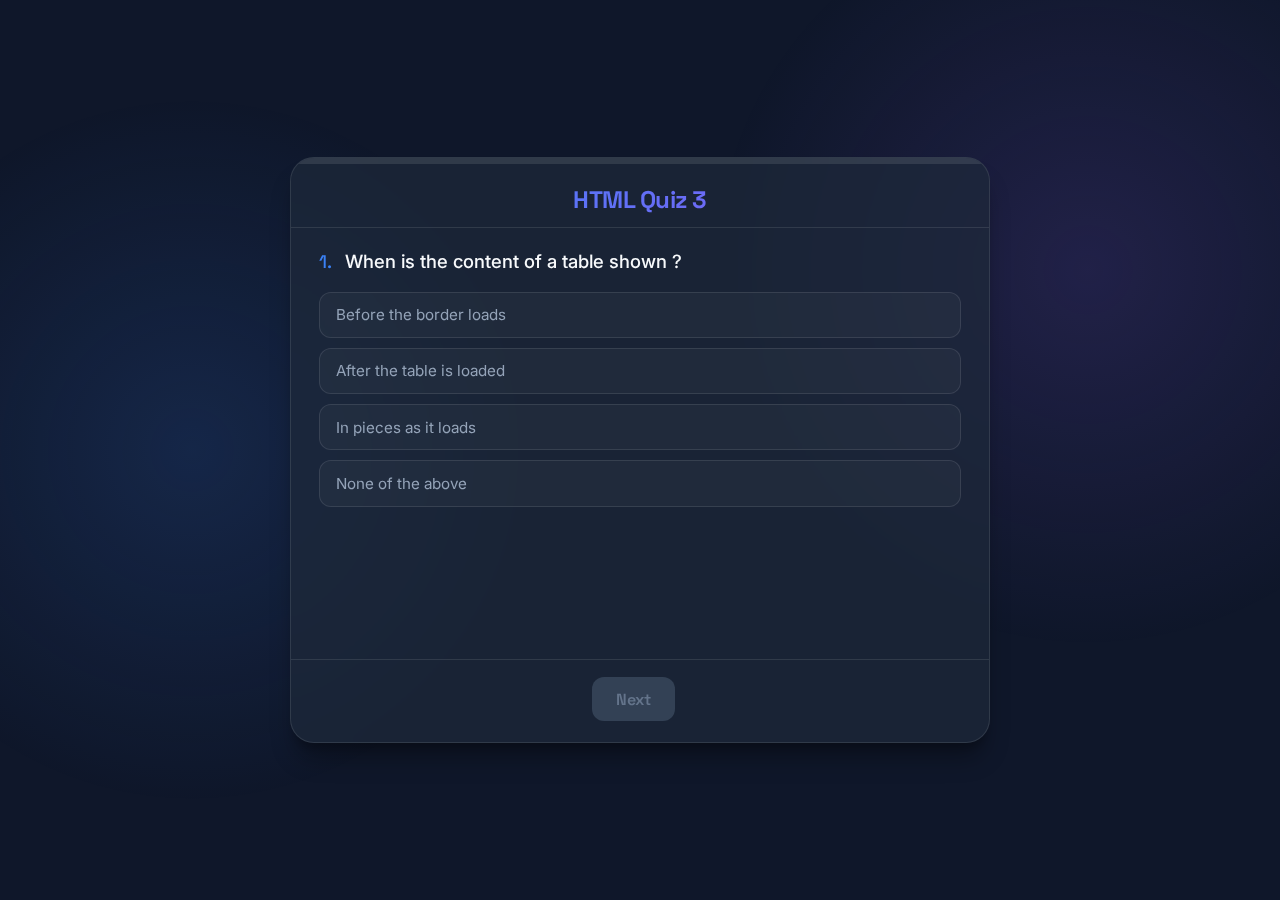
<file: quiz3.html>
<!DOCTYPE html>
<html lang="en">
<head>
    <meta charset="UTF-8">
    <meta name="viewport" content="width=device-width, initial-scale=1.0">
    <title>HTML Quiz 3</title>
    <link rel="stylesheet" href="style.css">
</head>
<body>
    <div id="quiz-container">
        <div id="progress-bar-container"><div id="progress-bar"></div></div>
        <div class="quiz-header"><h1>HTML Quiz 3</h1></div>
        <div id="card-container"></div>
        <div id="results-container" class="hidden"></div>
        <div id="navigation">
            <button id="prev-btn" class="nav-btn secondary">Previous</button>
            <button id="next-btn" class="nav-btn">Next</button>
            <button id="finish-btn" class="nav-btn hidden">Finish Quiz</button>
        </div>
    </div>

    <script>
        window.quizData = [
            { question: "When is the content of a table shown ?", options: ["Before the border loads", "After the table is loaded", "In pieces as it loads", "None of the above"], answerIndex: 1 },
            { question: "The default value of the BORDER attribute is ?", options: ["1 pixel", "2 pixel", "3 pixel", "None of the above"], answerIndex: 0 },
            { question: "Which tag can set the background color for your page ?", options: ["<code>&lt;font&gt;</code>", "<code>&lt;body&gt;</code>", "<code>&lt;head&gt;</code>", "<code>&lt;title&gt;</code>"], answerIndex: 1 },
            { question: "Generally, there are", options: ["4 headers in most HTML page", "5 headers in most HTML page", "6 headers in most HTML page", "7 headers in most HTML page"], answerIndex: 2 },
            { question: "<code>&lt;p&gt;</code> is called ?", options: ["Head tag", "Container tag", "Paragraph tag", "None of the above"], answerIndex: 2 },
            { question: "Which HTML tag is used to define strike a line through deleted text ?", options: ["<code>&lt;del&gt;</code>", "<code>&lt;delete&gt;</code>", "<code>&lt;deleted&gt;</code>", "<code>&lt;through&gt;</code>"], answerIndex: 0 },
            { question: "What will be added using <code>&lt;td&gt;</code> and <code>&lt;/td&gt;</code> tag ?", options: ["Cell", "Rows", "Columns", "Steps"], answerIndex: 0 },
            { question: "Which HTML tag is used to define acronym or abbreviation ?", options: ["<code>&lt;acr&gt;</code>", "<code>&lt;acronym&gt;</code>", "<code>&lt;abbreviation&gt;</code>", "<code>&lt;abbr&gt;</code>"], answerIndex: 3 },
            { question: "To change the size of an image in HTML, use ?", options: ["pliers", "Top and bottom", "Height and width", "Bigger and smaller"], answerIndex: 2 },
            { question: "Which tag contains meta information about the HTML page ?", options: ["<code>&lt;html&gt;</code>", "<code>&lt;title&gt;</code>", "<code>&lt;head&gt;</code>", "<code>&lt;body&gt;</code>"], answerIndex: 2 },
            { question: "HTML tags with no content are called ?", options: ["Special tags", "Advanced tags", "Empty tags", "Other tags"], answerIndex: 2 },
            { question: "Text within <code>&lt;strong&gt;</code> tag is displayed as ?", options: ["bold", "italic", "underline", "list"], answerIndex: 0 },
            { question: "The correct sequence of HTML tags to start a webpage is -", options: ["head, title, html, body", "html, body, title, head", "html, head, title, body", "body, head, title, html"], answerIndex: 2 },
            { question: "Can we hide content using the comment ?", options: ["Yes", "No"], answerIndex: 0 },
            { question: "Can we hide inline content using the comment ?", options: ["Yes", "No"], answerIndex: 0 },
            { question: "Which HTML tag is used to define emphasized text ?", options: ["<code>&lt;italic&gt;</code>", "<code>&lt;em&gt;</code>", "<code>&lt;it&gt;</code>", "<code>&lt;i&gt;</code>"], answerIndex: 1 },
            { question: "Can we use class name with multiple HTML elements ?", options: ["Yes", "No"], answerIndex: 0 },
            { question: "Can we use id attribute with multiple HTML elements ?", options: ["Yes", "No"], answerIndex: 1 },
            { question: "<code>&lt;a&gt;</code> and <code>&lt;/a&gt;</code> are the tags used for", options: ["Aligning text", "Adding image", "Audio-voiced text", "Adding links to your page"], answerIndex: 3 },
            { question: "Which tag is used to display picture in HTML page ?", options: ["picture", "image", "img", "src"], answerIndex: 2 },
            { question: "Fundamental HTML Block is known as", options: ["HTML Attribute", "HTML Element", "HTML Body", "HTML Tag"], answerIndex: 3 },
            { question: "Nested HTML elements are allowed in HTML ?", options: ["Yes", "No"], answerIndex: 0 },
            { question: "Which attribute specifies where to open the linked document ?", options: ["<code>target</code>", "<code>href</code>", "<code>link</code>", "<code>src</code>"], answerIndex: 0 },
            { question: "Which tag is used to define description lists ?", options: ["<code>&lt;dl&gt; ... &lt;/dl&gt;</code>", "<code>&lt;dd&gt; ... &lt;/dd&gt;</code>", "<code>&lt;dlist&gt; ... &lt;/dlist&gt;</code>", "<code>&lt;check&gt; ... &lt;/check&gt;</code>"], answerIndex: 0 },
            { question: "Defining clickable sub-areas on an image is called ?", options: ["image linking", "image mapping", "multiple mapping", "none of the above"], answerIndex: 1 }
        ];
    </script>
    <script src="script.js"></script>
</body>
</html>
</file>
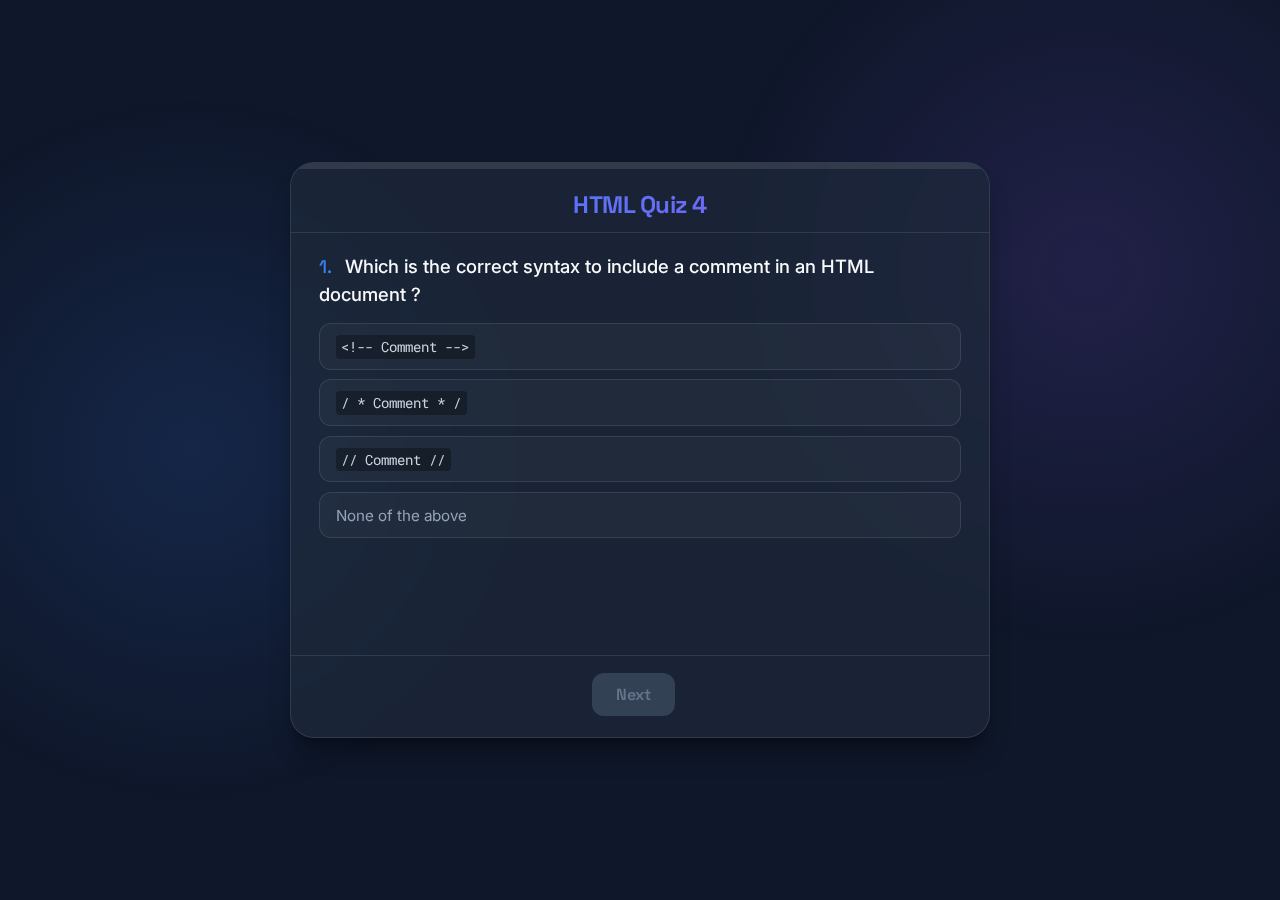
<file: quiz4.html>
<!DOCTYPE html>
<html lang="en">
<head>
    <meta charset="UTF-8">
    <meta name="viewport" content="width=device-width, initial-scale=1.0">
    <title>HTML Quiz 4</title>
    <link rel="stylesheet" href="style.css">
</head>
<body>
    <div id="quiz-container">
        <div id="progress-bar-container"><div id="progress-bar"></div></div>
        <div class="quiz-header"><h1>HTML Quiz 4</h1></div>
        <div id="card-container"></div>
        <div id="results-container" class="hidden"></div>
        <div id="navigation">
            <button id="prev-btn" class="nav-btn secondary">Previous</button>
            <button id="next-btn" class="nav-btn">Next</button>
            <button id="finish-btn" class="nav-btn hidden">Finish Quiz</button>
        </div>
    </div>

    <script>
        window.quizData = [
            { question: "Which is the correct syntax to include a comment in an HTML document ?", options: ["<code>&lt;!-- Comment --&gt;</code>", "<code>/ * Comment * /</code>", "<code>// Comment //</code>", "None of the above"], answerIndex: 0 },
            { question: "The ____ element can be used to identify your html file to the outside world.", options: ["<code>title</code>", "<code>body</code>", "<code>head</code>", "none of the above"], answerIndex: 0 },
            { question: "The symbol that identifies that HREF attribute as the name of a NAME anchor rather than an address or filename is..", options: ["&", "$", "#", "!"], answerIndex: 2 },
            { question: "What does the required attribute do in HTML5 forms?", options: ["Prevents form submission entirely", "Forces server-side validation", "Prevents submission if the field is empty", "Highlights the field only"], answerIndex: 2 },
            { question: "Which HTML tag is best for wrapping standalone content like blog posts?", options: ["<code>&lt;section&gt;</code>", "<code>&lt;article&gt;</code>", "<code>&lt;div&gt;</code>", "<code>&lt;aside&gt;</code>"], answerIndex: 1 },
            { question: "What does the <code>&lt;meta viewport&gt;</code> tag control?", options: ["SEO ranking", "Character encoding", "Page responsiveness", "Page security"], answerIndex: 2 },
            { question: "Which input type provides built-in email validation?", options: ["<code>text</code>", "<code>mail</code>", "<code>email</code>", "<code>validate-email</code>"], answerIndex: 2 },
            { question: "Which element represents tangentially related content?", options: ["<code>&lt;article&gt;</code>", "<code>&lt;section&gt;</code>", "<code>&lt;aside&gt;</code>", "<code>&lt;nav&gt;</code>"], answerIndex: 2 },
            { question: "Which HTML tag is used for marking up time or dates?", options: ["<code>&lt;date&gt;</code>", "<code>&lt;time&gt;</code>", "<code>&lt;datetime&gt;</code>", "<code>&lt;clock&gt;</code>"], answerIndex: 1 },
            { question: "Which tag improves accessibility by defining a caption for a table?", options: ["<code>&lt;thead&gt;</code>", "<code>&lt;summary&gt;</code>", "<code>&lt;caption&gt;</code>", "<code>&lt;title&gt;</code>"], answerIndex: 2 },
            { question: "Which input type hides user-entered characters?", options: ["<code>text</code>", "<code>hidden</code>", "<code>password</code>", "<code>secure</code>"], answerIndex: 2 },
            { question: "Which HTML element is used to embed audio?", options: ["<code>&lt;sound&gt;</code>", "<code>&lt;music&gt;</code>", "<code>&lt;audio&gt;</code>", "<code>&lt;media&gt;</code>"], answerIndex: 2 },
            { question: "Which attribute specifies the relationship between the document and a linked resource?", options: ["<code>href</code>", "<code>rel</code>", "<code>link</code>", "<code>type</code>"], answerIndex: 1 },
            { question: "Which attribute groups radio buttons together?", options: ["<code>id</code>", "<code>group</code>", "<code>name</code>", "<code>value</code>"], answerIndex: 2 },
            { question: "Which tag groups table header content?", options: ["<code>&lt;thead&gt;</code>", "<code>&lt;thgroup&gt;</code>", "<code>&lt;header&gt;</code>", "<code>&lt;top&gt;</code>"], answerIndex: 0 },
            { question: "Which attribute specifies the maximum length of text input?", options: ["<code>limit</code>", "<code>maxlength</code>", "<code>size</code>", "<code>length</code>"], answerIndex: 1 },
            { question: "Which HTML tag is used to define an image map?", options: ["<code>&lt;map&gt;</code>", "<code>&lt;area&gt;</code>", "<code>&lt;imgmap&gt;</code>", "<code>&lt;imagemap&gt;</code>"], answerIndex: 0 },
            { question: "Which attribute of <code>&lt;img&gt;</code> connects an image to a map?", options: ["<code>id</code>", "<code>map</code>", "<code>usemap</code>", "<code>href</code>"], answerIndex: 2 },
            { question: "Which <code>&lt;area&gt;</code> attribute specifies the clickable region’s shape?", options: ["<code>coords</code>", "<code>shape</code>", "<code>type</code>", "<code>region</code>"], answerIndex: 1 },
            { question: "Which value of the shape attribute defines a rectangular clickable area?", options: ["<code>square</code>", "<code>box</code>", "<code>rect</code>", "<code>rectangle</code>"], answerIndex: 2 },
            { question: "Which HTML attribute specifies the URL of the page to embed in an iframe?", options: ["<code>href</code>", "<code>link</code>", "<code>src</code>", "<code>data</code>"], answerIndex: 2 },
            { question: "Which HTML tag is used to define a favicon?", options: ["<code>&lt;icon&gt;</code>", "<code>&lt;meta&gt;</code>", "<code>&lt;link&gt;</code>", "<code>&lt;favicon&gt;</code>"], answerIndex: 2 },
            { question: "Which <code>rel</code> value is most commonly used to specify a favicon?", options: ["<code>icon</code>", "<code>shortcut-icon</code>", "<code>favicon</code>", "<code>site-icon</code>"], answerIndex: 0 },
            { question: "Which attribute specifies the favicon file location?", options: ["<code>src</code>", "<code>href</code>", "<code>path</code>", "<code>url</code>"], answerIndex: 1 },
            { question: 'Consider the following HTML code:<pre>&lt;form action="submit.php"&gt;\n  &lt;button&gt;Send&lt;/button&gt;\n  &lt;input type="submit" value="Submit"&gt;\n&lt;/form&gt;</pre>Which statement is CORRECT?', options: ["Clicking Send does nothing because type is missing", "Clicking Send submits the form to submit.php", "Only the <code>&lt;input&gt;</code> submits the form", "The form submits only if method is specified"], answerIndex: 1 }
        ];
    </script>
    <script src="script.js"></script>
</body>
</html>
</file>
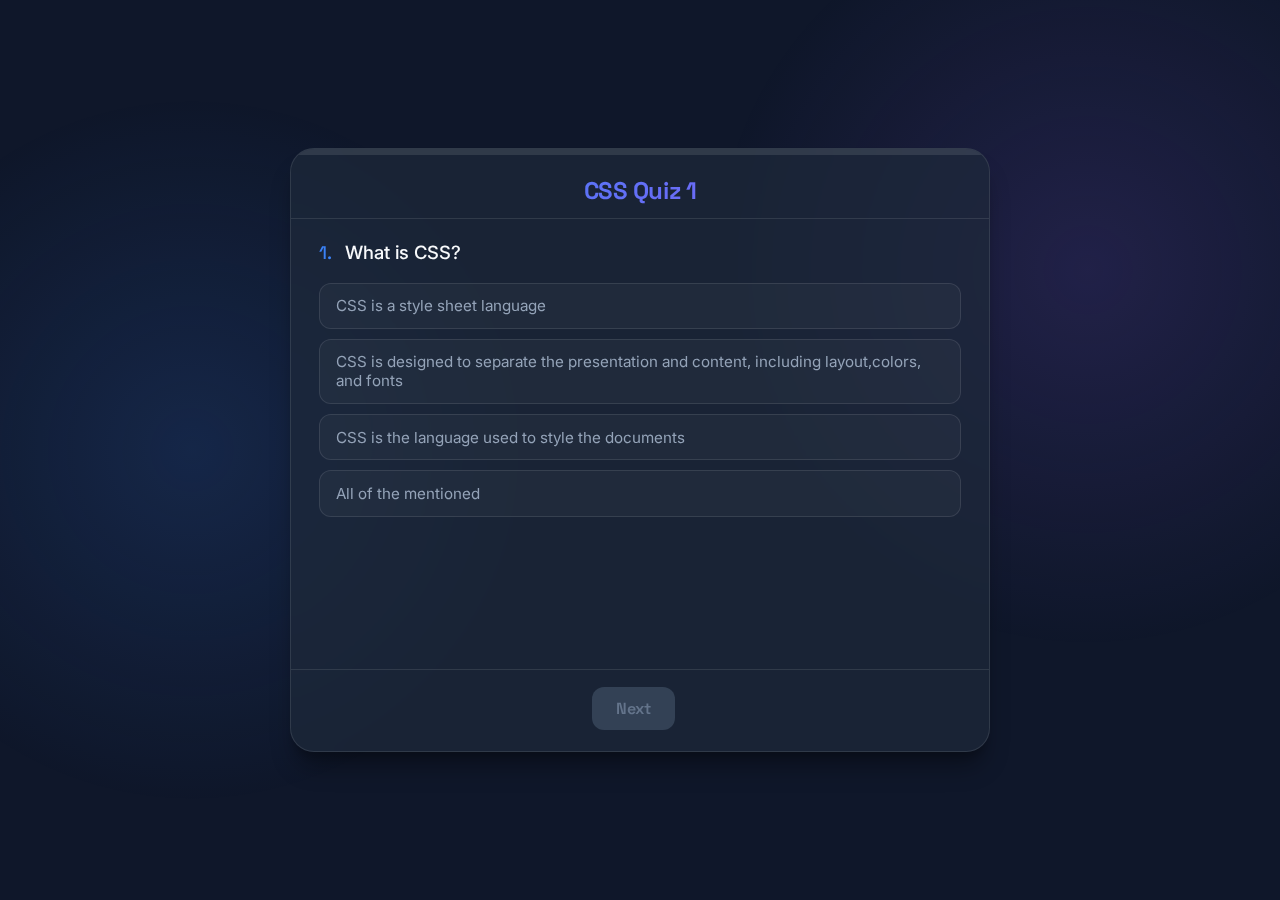
<file: quiz5.html>
<!DOCTYPE html>
<html lang="en">
<head>
    <meta charset="UTF-8">
    <meta name="viewport" content="width=device-width, initial-scale=1.0">
    <title>CSS Quiz 1</title>
    <link rel="stylesheet" href="style.css">
</head>
<body>
    <div id="quiz-container">
        <div id="progress-bar-container"><div id="progress-bar"></div></div>
        <div class="quiz-header"><h1>CSS Quiz 1</h1></div>
        <div id="card-container"></div>
        <div id="results-container" class="hidden"></div>
        <div id="navigation">
            <button id="prev-btn" class="nav-btn secondary">Previous</button>
            <button id="next-btn" class="nav-btn">Next</button>
            <button id="finish-btn" class="nav-btn hidden">Finish Quiz</button>
        </div>
    </div>

    <script>
        window.quizData = [
            { question: "What is CSS?", options: ["CSS is a style sheet language", "CSS is designed to separate the presentation and content, including layout,colors, and fonts", "CSS is the language used to style the documents", "All of the mentioned"], answerIndex: 3 },
            { question: "Which of the following tag is used to embed css in html page?", options: ["<code>&lt;css&gt;</code>", "<code>&lt;!DOCTYPE html&gt;</code>", "<code>&lt;script&gt;</code>", "<code>&lt;style&gt;</code>"], answerIndex: 3 },
            { question: "Which of the following CSS selectors are used to specify a group of elements?", options: ["<code>tag</code>", "<code>id</code>", "<code>class</code>", "both class and tag"], answerIndex: 2 },
            { question: "Which of the following has introduced text, list, box, margin, border, color, and background properties?", options: ["HTML", "PHP", "CSS", "Ajax"], answerIndex: 2 },
            { question: "Which of the following CSS selector is used to specify a rule to bind a particular unique element?", options: ["<code>tag</code>", "<code>id</code>", "<code>class</code>", "both class and tag"], answerIndex: 1 },
            { question: "Which of the following CSS property is used to make the text bold?", options: ["<code>text-decoration: bold</code>", "<code>font-weight: bold</code>", "<code>font-style: bold</code>", "<code>text-align: bold</code>"], answerIndex: 1 },
            { question: "What will be the output of following CSS code snippet?<pre>hl {color: &quot;green&quot;;}</pre>", options: ["nothings happen", "error occurs", "heading becomes dark-green", "heading becomes green"], answerIndex: 0 },
            { question: "Which of the following CSS style property is used to specify an italic text?", options: ["<code>style</code>", "<code>font</code>", "<code>font-style</code>", "<code>@font-face</code>"], answerIndex: 2 },
            { question: "What will be the output of following CSS code snippet?<pre>hl {color: red text-decoration: underline; font-style: italic;}</pre>", options: ["color: red, text-decoration: underline works", "only font-style: italic works", "color: red, text-decoration: underline and font-style: italic all works", "text-decoration: underline and font-style: italic works"], answerIndex: 1 },
            { question: "Which of the following is the correct syntax to link an external style sheet in the HTML file?", options: ["<code>&lt;link rel=&quot;stylesheet&quot; href=&quot;style.css&quot; /&gt;</code>", "<code>&lt;link rel=&quot;stylesheet&quot; src=&quot;style.css&quot; /&gt;</code>", "<code>&lt;style rel=&quot;stylesheet&quot; src=&quot;style.css&quot; /&gt;</code>", "<code>&lt;style rel=&quot;stylesheet&quot; link=&quot;style.css&quot; /&gt;</code>"], answerIndex: 0 },
            { question: "Which of the following function defines a linear gradient as a CSS image?", options: ["<code>gradient()</code>", "<code>linear-gradient()</code>", "<code>grayscale()</code>", "<code>image()</code>"], answerIndex: 1 },
            { question: "Which of the following CSS property can be used to set the image as a border instead of the border style?", options: ["<code>background-image-source</code>", "<code>background-image</code>", "<code>border-image-source</code>", "<code>border-image</code>"], answerIndex: 3 },
            { question: "Which of the following CSS property defines the different properties of all four sides of an element's border in a single declaration?", options: ["<code>border-collapse</code>", "<code>border-width</code>", "<code>padding</code>", "<code>border</code>"], answerIndex: 3 },
            { question: "Which of the following is the correct way to apply CSS Styles?", options: ["in an external CSS file", "inside an HTML element", "inside the <code>&lt;head&gt;</code> section of an HTML page", "all of the mentioned"], answerIndex: 3 },
            { question: "Which of the following CSS property sets the font size of text?", options: ["<code>font-size</code>", "<code>text-size</code>", "<code>text</code>", "<code>size</code>"], answerIndex: 0 },
            { question: "Which of the following CSS property sets what kind of line decorations are added to an element, such as underlines, overlines, etc?", options: ["<code>text-decoration</code>", "<code>text-style</code>", "<code>text-decoration-line</code>", "<code>text-line</code>"], answerIndex: 0 },
            { question: "Which of the following CSS property specifies the look and design of an outline?", options: ["<code>outline-style</code>", "<code>outline-format</code>", "<code>outline-font</code>", "none of the mentioned"], answerIndex: 0 },
            { question: "Which of the following CSS property sets the shadow for a box element?", options: ["<code>set-shadow</code>", "<code>box-shadow</code>", "<code>shadow-box</code>", "<code>canvas-shadow</code>"], answerIndex: 1 },
            { question: "Which of the following CSS property is used to set the color of the text?", options: ["<code>text-decoration</code>", "<code>pallet</code>", "<code>colour</code>", "<code>color</code>"], answerIndex: 3 },
            { question: "Which of the following CSS Property controls how an element is positioned?", options: ["<code>static</code>", "<code>position</code>", "<code>fix</code>", "<code>set</code>"], answerIndex: 1 },
            { question: "Which of the following is an appropriate value for the overflow element?", options: ["<code>scroll</code>", "<code>hidden</code>", "<code>auto</code>", "all of the mentioned"], answerIndex: 3 },
            { question: "Which of the following CSS property is used to specify table borders in CSS?", options: ["<code>table:border</code>", "<code>table</code>", "<code>border</code>", "none of the mentioned"], answerIndex: 2 },
            { question: "Which of the following property is used to align the text in a table?", options: ["<code>text-align</code>", "<code>align</code>", "<code>text</code>", "none of the mentioned"], answerIndex: 0 },
            { question: "Which of the following CSS Property sets the stacking order of positioned elements?", options: ["<code>y-index</code>", "<code>z-index</code>", "<code>x-index</code>", "all of the mentioned"], answerIndex: 1 },
            { question: "What will be the output of the following CSS code?<pre>div { border-width:5px;border-style:dotted solid double dashed;}</pre>", options: ["Box having dotted bottom outline, solid right outline, double top outline and dashed left outline", "Box having dotted bottom outline, solid left outline, double top outline and dashed leftoutline", "Box having dotted top outline, solid right outline, double bottom outline and dashed left outline", "Box having dotted top outline, solid left outline, double bottom outline and dashedright outline"], answerIndex: 2 }
        ];
    </script>
    <script src="script.js"></script>
</body>
</html>
</file>
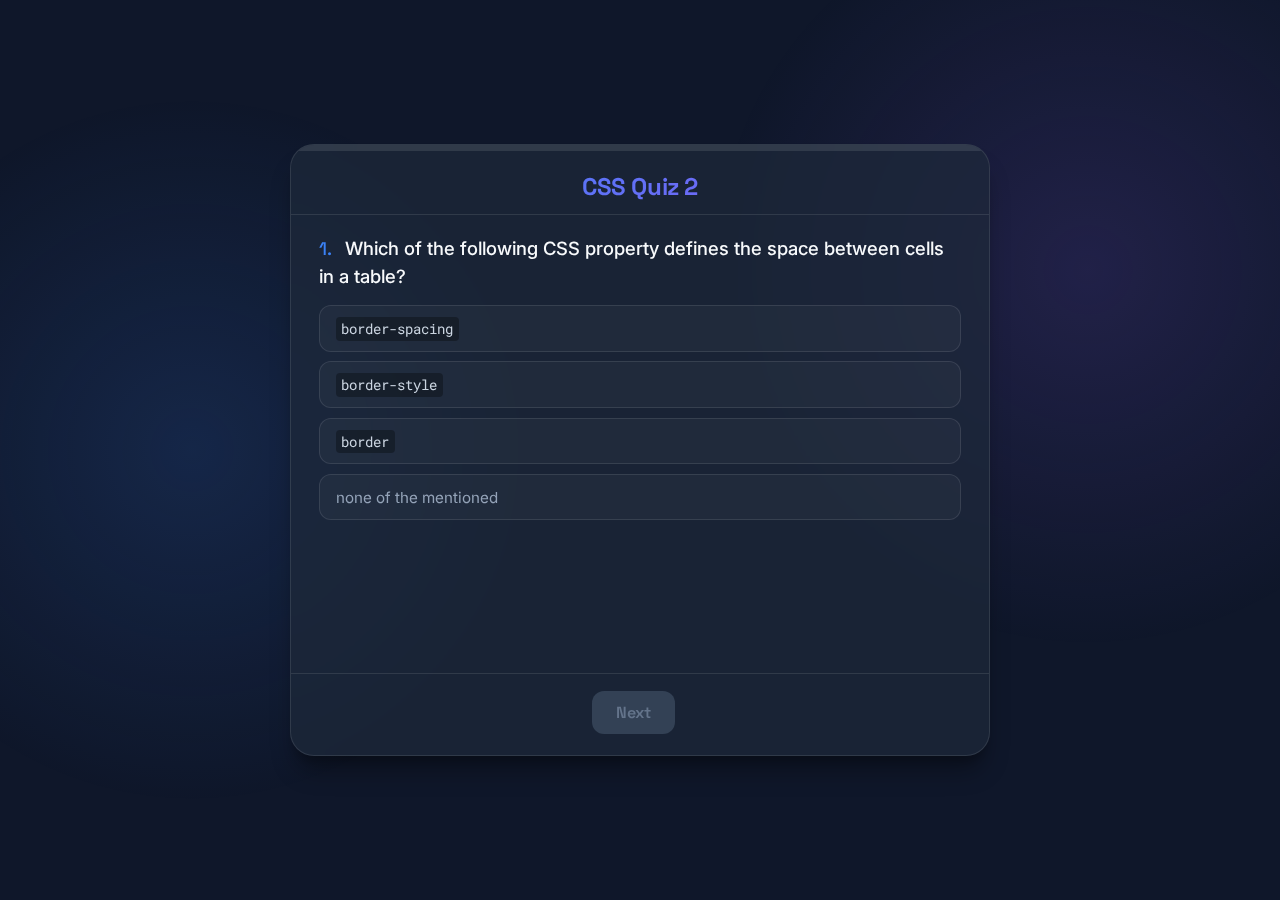
<file: quiz6.html>
<!DOCTYPE html>
<html lang="en">
<head>
    <meta charset="UTF-8">
    <meta name="viewport" content="width=device-width, initial-scale=1.0">
    <title>CSS Quiz 2</title>
    <link rel="stylesheet" href="style.css">
</head>
<body>
    <div id="quiz-container">
        <div id="progress-bar-container"><div id="progress-bar"></div></div>
        <div class="quiz-header"><h1>CSS Quiz 2</h1></div>
        <div id="card-container"></div>
        <div id="results-container" class="hidden"></div>
        <div id="navigation">
            <button id="prev-btn" class="nav-btn secondary">Previous</button>
            <button id="next-btn" class="nav-btn">Next</button>
            <button id="finish-btn" class="nav-btn hidden">Finish Quiz</button>
        </div>
    </div>

    <script>
        window.quizData = [
            { question: "Which of the following CSS property defines the space between cells in a table?", options: ["<code>border-spacing</code>", "<code>border-style</code>", "<code>border</code>", "none of the mentioned"], answerIndex: 0 },
            { question: "In CSS, h1 can be called as", options: ["Selector", "Attribute", "Value", "Tag"], answerIndex: 0 },
            { question: "In css, \"color:red\" can be called as", options: ["Selector", "Rule", "Declaration", "Value"], answerIndex: 2 },
            { question: "In CSS, \"font-size\" can be called as", options: ["Selector", "Rule", "Property", "Property-Name"], answerIndex: 3 },
            { question: "Which of the following element is used by the filter property to blur the images?", options: ["<code>opaque()</code>", "<code>scatter()</code>", "<code>blur()</code>", "all of the mentioned"], answerIndex: 2 },
            { question: "Which of the following function converts an element's color to a shade of gray, for use by the filter property?", options: ["<code>shade()</code>", "<code>grayscale()</code>", "<code>black()</code>", "<code>brightness()</code>"], answerIndex: 1 },
            { question: "Which of the following value is supposed to be a slightly bolder weight than standard bold in font attribute?", options: ["emphasize", "light", "lighter", "dark"], answerIndex: 3 },
            { question: "Which of the following is not a value for font-style property?", options: ["normal", "italic", "oblique", "none of the above"], answerIndex: 3 },
            { question: "\"font-style comes first than font-weight in font attribute\".", options: ["True", "False"], answerIndex: 1 },
            { question: "Which CSS property is Equivalent for the align attribute?", options: ["<code>float</code>", "<code>text-align</code>", "<code>center</code>", "<code>float</code> & <code>text-align</code>"], answerIndex: 1 },
            { question: "Which of the following CSS property is used to give a line over the text?", options: ["<code>text-decoration: underline</code>", "<code>text-decoration: overline</code>", "<code>text-decoration: line-through</code>", "<code>text-decoration: none</code>"], answerIndex: 1 },
            { question: "Which of the following measurement defines measurement as a percentage?", options: ["%", "cm", "em", "in"], answerIndex: 0 },
            { question: "Which of the following property sets the amount of spacing between letters?", options: ["<code>space</code>", "<code>line-height</code>", "<code>letter-spacing</code>", "<code>letter-space</code>"], answerIndex: 2 },
            { question: "Which of the following is not an Absolute Unit?", options: ["px", "em", "pt", "mm"], answerIndex: 1 },
            { question: "Which of the following in a shorthand form any or all background properties?", options: ["<code>font</code>", "<code>background</code>", "<code>background-color</code>", "<code>background-position</code>"], answerIndex: 1 },
            { question: "Which of the following is not a attribute of the audio element?", options: ["<code>controls</code>", "<code>src</code>", "<code>check</code>", "<code>loop</code>"], answerIndex: 2 },
            { question: "Identify the CSS property defining bottom-left corner shape of the border?", options: ["<code>border-radius</code>", "<code>border-corner-radius</code>", "<code>border-bottom-left-radius</code>", "<code>border-left-radius</code>"], answerIndex: 2 },
            { question: "Select the CSS property that sets the width of an element's bottom border?", options: ["<code>border-width</code>", "<code>border-bottom</code>", "<code>border-width-down</code>", "<code>border-bottom-width</code>"], answerIndex: 3 },
            { question: "Which of the following sets the color of any text decoration, such as underlines, overlines and strike", options: ["<code>text-font</code>", "<code>text-format</code>", "<code>text-color</code>", "<code>text-decoration-color</code>"], answerIndex: 3 },
            { question: "Which of the following value specifies a dashed border?", options: ["dash", "dashed", "double-dash", "all of the mentioned"], answerIndex: 1 },
            { question: "Which of the following value specifies a solid border?", options: ["bold", "rock", "solid", "dashed"], answerIndex: 2 },
            { question: "Which of the following property controls the horizontal overflow of a block or inline block?", options: ["<code>overflow-x</code>", "<code>overflow</code>", "<code>overflow-y</code>", "<code>overflow-k</code>"], answerIndex: 0 },
            { question: "Which of the following Overflow property value is described by scrollbars should be provided if the content is too big, but actual implementation is left up to the browser?", options: ["visible", "scroll", "auto", "hidden"], answerIndex: 2 },
            { question: "Which of the following property sets an element's background color?", options: ["<code>background-image</code>", "<code>background-color</code>", "<code>background-colors</code>", "<code>background-position</code>"], answerIndex: 1 },
            { question: "Which of the following property defines the color of an element's right border?", options: ["<code>border-right-colors</code>", "<code>border-right-color</code>", "<code>border-right</code>", "<code>border-color</code>"], answerIndex: 1 }
        ];
    </script>
    <script src="script.js"></script>
</body>
</html>
</file>
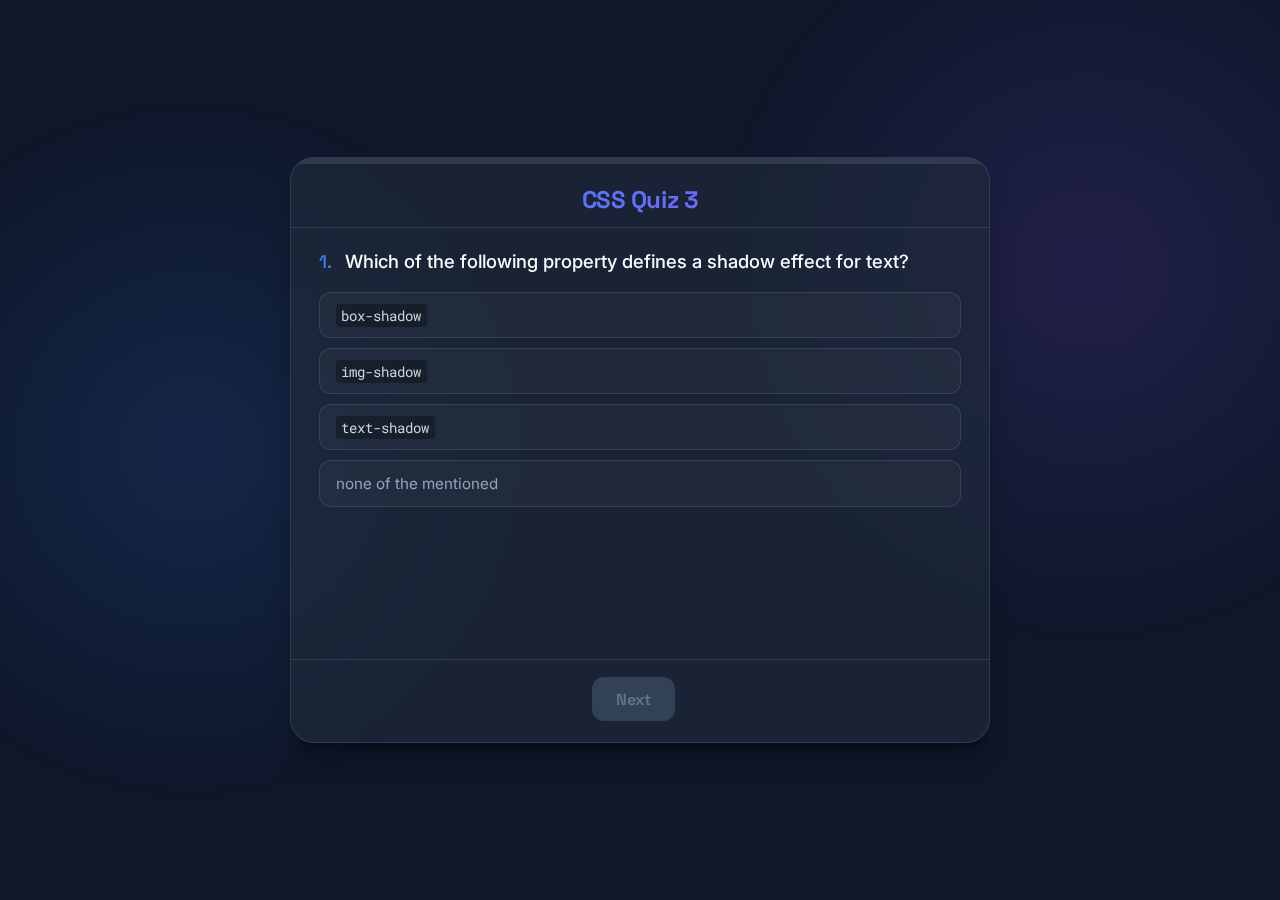
<file: quiz7.html>
<!DOCTYPE html>
<html lang="en">
<head>
    <meta charset="UTF-8">
    <meta name="viewport" content="width=device-width, initial-scale=1.0">
    <title>CSS Quiz 3</title>
    <link rel="stylesheet" href="style.css">
</head>
<body>
    <div id="quiz-container">
        <div id="progress-bar-container"><div id="progress-bar"></div></div>
        <div class="quiz-header"><h1>CSS Quiz 3</h1></div>
        <div id="card-container"></div>
        <div id="results-container" class="hidden"></div>
        <div id="navigation">
            <button id="prev-btn" class="nav-btn secondary">Previous</button>
            <button id="next-btn" class="nav-btn">Next</button>
            <button id="finish-btn" class="nav-btn hidden">Finish Quiz</button>
        </div>
    </div>

    <script>
        window.quizData = [
            { question: "Which of the following property defines a shadow effect for text?", options: ["<code>box-shadow</code>", "<code>img-shadow</code>", "<code>text-shadow</code>", "none of the mentioned"], answerIndex: 2 },
            { question: "Which of the following property sets list-style-type, list-style-position, and list-style-image?", options: ["<code>style</code>", "<code>list-style</code>", "<code>menu-style</code>", "<code>img-style</code>"], answerIndex: 1 },
            { question: "Which of the following CSS Gradient Functions creates a circular or elliptical gradient, and optionally sets its shape, size, and position?", options: ["<code>radial-gradient()</code>", "<code>circular-gradient()</code>", "<code>elliptical-gradient()</code>", "none of the mentioned"], answerIndex: 0 },
            { question: "What will be the output of following code snippet?<pre>&lt;style h1 {color: green;}&gt; \n&lt;h1&gt;Hello&lt;/h1&gt;</pre>", options: ["h1 heading becomes green", "error (will not run)", "h1 heading disappears", "nothing happens"], answerIndex: 2 },
            { question: "What will be the output of below mentioned code snippet?<pre>&lt;p style=&quot;color: red&quot;&gt;text&lt;/p&gt;</pre>", options: ["make that specific paragraph red.", "error", "nothing happens", "make all paragraphs red."], answerIndex: 0 },
            { question: "Which of the following CSS list properties is/are correct?", options: ["Set different list item markers for ordered lists", "Set different list item markers for unordered lists", "Set an image as the list item marker", "All of the mentioned"], answerIndex: 3 },
            { question: "A ____ is used to define a special state of an element.", options: ["pseudo-tag", "pseudo-element", "pseudo-id", "pseudo-class"], answerIndex: 3 },
            { question: "Which style is this?<pre>&lt;body style=&quot;background-color: lightcyan&quot;&gt;</pre>", options: ["Inline Styles", "External Style Sheet", "Internal Style Sheet", "None of the mentioned"], answerIndex: 0 },
            { question: "What type of selector is used in this case?<pre>p {\n  line-height: 150%;\n}</pre>", options: ["class Selectors", "element Selectors", "id Selectors", "none of the mentioned"], answerIndex: 1 },
            { question: "By applying an ____ a style can be applied to just a single tag.", options: ["class rule", "element rule", "id rule", "none of the mentioned"], answerIndex: 2 },
            { question: "What will be the output of below mentioned code snippet?<pre>p strong {\n  background-color: yellow;\n}</pre>", options: ["Strong have yellow background", "Strong element within a p element have a yellow background", "Both p and strong have yellow background", "None of the mentioned"], answerIndex: 1 },
            { question: "Which of the following CSS property sets the opacity level or an element?", options: ["<code>opacity</code>", "<code>transparency</code>", "<code>transparent</code>", "all of the mentioned"], answerIndex: 0 },
            { question: "What will be the output of the following CSS code snippet?<pre>span {\n  border: 1px solid red;\n  outline: green dotted thick;\n}</pre>", options: ["All span elements will have a green thick border and a red outline", "All span elements will have a red border and a green dotted outline", "All span elements will have a outer green dotted border and an inner red border", "All span elements will have an outer red border and inner green dotted border"], answerIndex: 2 },
            { question: "Which of the following is the correct syntax to display the hyperlinks without any underline?", options: ["<code>a {text-decoration : underline;}</code>", "<code>a {decoration : no-underline;}</code>", "<code>a {text-decoration : none;}</code>", "None of the above"], answerIndex: 2 },
            { question: "Are the negative values allowed in padding property?", options: ["Yes", "No"], answerIndex: 1 },
            { question: "Are the negative values allowed in margin property?", options: ["Yes", "No"], answerIndex: 0 },
            { question: "The transparent keyword is equivalent to which RGBA() value in CSS?", options: ["<code>RGBA(0, 0, 0, 1)</code>", "<code>RGBA(255, 255, 255, 1)</code>", "<code>RGBA(0, 0, 0, 0)</code>", "<code>RGBA(255, 255, 255, 0)</code>"], answerIndex: 2 },
            { question: "Which CSS property is used to specify the space between the words in a text?", options: ["<code>word-spacing</code>", "<code>word-padding</code>", "<code>word-height</code>", "<code>characters-spacing</code>"], answerIndex: 0 },
            { question: "Which CSS property is used to specify uppercase and lowercase letters in a text?", options: ["<code>text-transform</code>", "<code>text-case</code>", "<code>case</code>", "<code>text-casing</code>"], answerIndex: 0 },
            { question: "Which is the correct CSS statement to capitalize the first letter Of each word?", options: ["<code>text-transform: uppercase</code>", "<code>text-transform: capitalize</code>", "<code>text-transform: sentence</code>", "Both A and B"], answerIndex: 1 },
            { question: "CSS stands for --", options: ["Cascade style sheets", "Color and style sheets", "Cascading style sheets", "None of the above"], answerIndex: 2 },
            { question: "Which of the following is the correct syntax to select all paragraph elements in a div element?", options: ["<code>div p</code>", "<code>p</code>", "<code>div # p</code>", "<code>div ~ p</code>"], answerIndex: 0 },
            { question: "Which of the following is the correct syntax to select the p siblings of a div element?", options: ["<code>p</code>", "<code>div + p</code>", "<code>div p</code>", "<code>div ~ p</code>"], answerIndex: 3 },
            { question: "Which of the following CSS property is used to specify whether the table cells share the common or separate border?", options: ["<code>border-collapse</code>", "<code>border-radius</code>", "<code>border-spacing</code>", "None of the above"], answerIndex: 0 },
            { question: "Which of the following selector in CSS is used to select the elements that do not match the selectors?", options: ["<code>:!</code> selector", "<code>:not</code> selector", "<code>:empty</code> selector", "None of the above"], answerIndex: 1 }
        ];
    </script>
    <script src="script.js"></script>
</body>
</html>
</file>
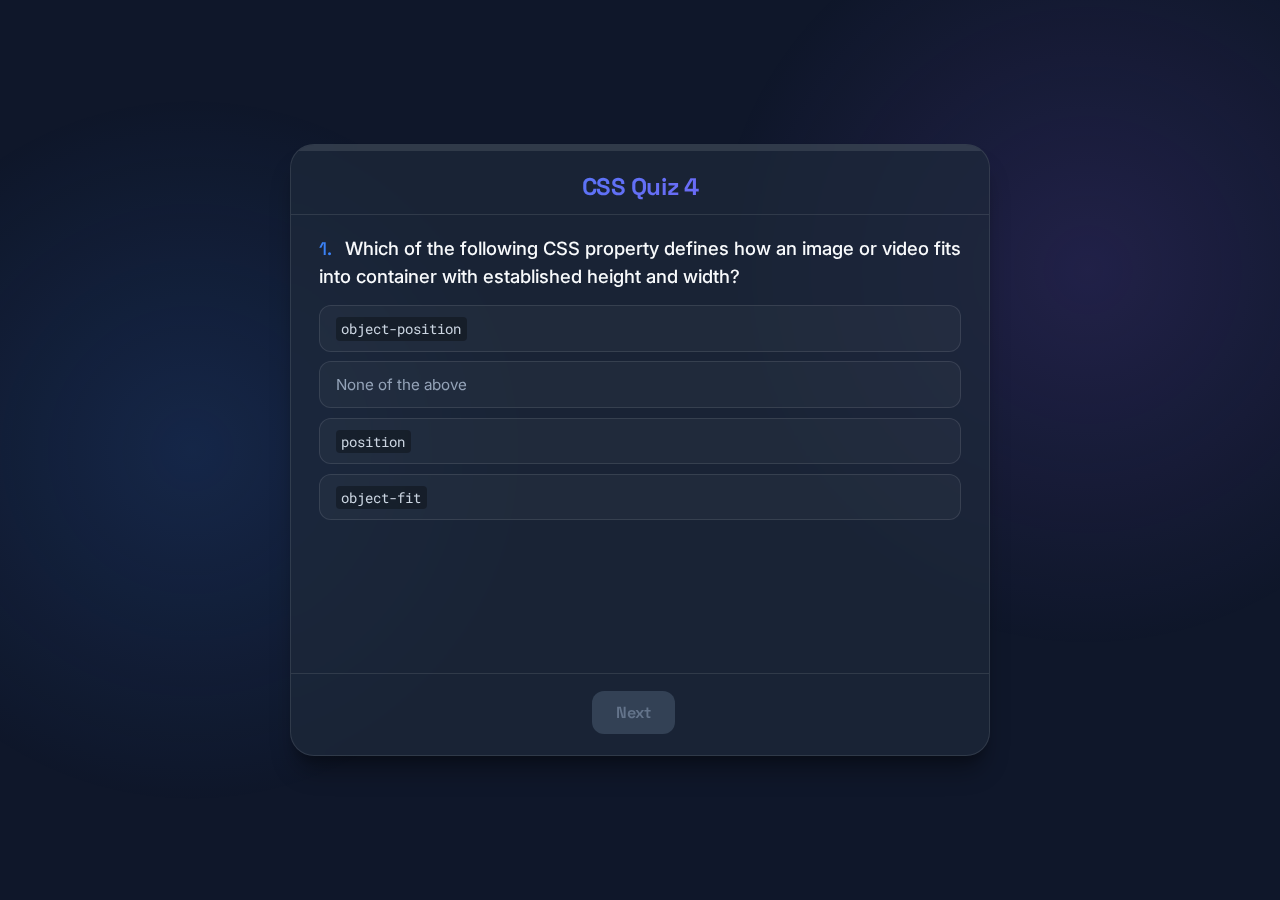
<file: quiz8.html>
<!DOCTYPE html>
<html lang="en">
<head>
    <meta charset="UTF-8">
    <meta name="viewport" content="width=device-width, initial-scale=1.0">
    <title>CSS Quiz 4</title>
    <link rel="stylesheet" href="style.css">
</head>
<body>
    <div id="quiz-container">
        <div id="progress-bar-container"><div id="progress-bar"></div></div>
        <div class="quiz-header"><h1>CSS Quiz 4</h1></div>
        <div id="card-container"></div>
        <div id="results-container" class="hidden"></div>
        <div id="navigation">
            <button id="prev-btn" class="nav-btn secondary">Previous</button>
            <button id="next-btn" class="nav-btn">Next</button>
            <button id="finish-btn" class="nav-btn hidden">Finish Quiz</button>
        </div>
    </div>

    <script>
        window.quizData = [
            { question: "Which of the following CSS property defines how an image or video fits into container with established height and width?", options: ["<code>object-position</code>", "None of the above", "<code>position</code>", "<code>object-fit</code>"], answerIndex: 3 },
            { question: "The CSS property used to specify the order of flex item in the grid container is —", options: ["<code>order</code>", "<code>float</code>", "<code>overflow</code>", "None of the above"], answerIndex: 0 },
            { question: "Which unit is relative to the root element?", options: ["%", "rem", "px", "em"], answerIndex: 1 },
            { question: "Which selector has the highest specificity?", options: ["ID selector", "class selector", "element selector", "universal selector"], answerIndex: 0 },
            { question: "What is the default position value of an element?", options: ["relative", "fixed", "static", "absolute"], answerIndex: 2 },
            { question: "Which property adds space inside an element?", options: ["border", "margin", "spacing", "padding"], answerIndex: 3 },
            { question: "Which property adds space outside an element?", options: ["padding", "margin", "spacing", "outline"], answerIndex: 1 },
            { question: "What does z-index work on?", options: ["Only block elements", "Positioned elements", "Any element", "Inline elements only"], answerIndex: 1 },
            { question: "Which value centers a block element horizontally?", options: ["<code>align: center</code>", "<code>margin: auto</code>", "<code>margin: center</code>", "<code>text-align: center</code>"], answerIndex: 1 },
            { question: "Which property controls line spacing?", options: ["<code>word-spacing</code>", "<code>line-height</code>", "<code>letter-spacing</code>", "<code>text-indent</code>"], answerIndex: 1 },
            { question: "Which selector selects all elements?", options: ["all", "#", "*", "."], answerIndex: 2 },
            { question: "Which value makes an element invisible but keeps its space?", options: ["<code>hidden</code>", "<code>display: none</code>", "<code>opacity: 0</code>", "<code>visibility: hidden</code>"], answerIndex: 3 },
            { question: "Which pseudo-class targets mouse hover?", options: ["<code>:focus</code>", "<code>:hover</code>", "<code>:active</code>", "<code>:visited</code>"], answerIndex: 1 },
            { question: "Which property controls background image repetition?", options: ["<code>background-clip</code>", "<code>background-position</code>", "<code>background-repeat</code>", "<code>background-size</code>"], answerIndex: 2 },
            { question: "Which value makes a flex container horizontal by default?", options: ["column", "row", "block", "inline"], answerIndex: 1 },
            { question: "Which property enables flexbox?", options: ["<code>flex: enable</code>", "<code>position: flex</code>", "<code>display: flex</code>", "<code>display: block</code>"], answerIndex: 2 },
            { question: "Which property aligns items vertically in flexbox (row)?", options: ["<code>align-items</code>", "<code>justify-content</code>", "<code>vertical-align</code>", "<code>align-content</code>"], answerIndex: 0 },
            { question: "Which property aligns items horizontally in flexbox (row)?", options: ["<code>align-items</code>", "<code>align-self</code>", "<code>text-align</code>", "<code>justify-content</code>"], answerIndex: 3 },
            { question: "Which property changes list bullet style?", options: ["<code>list-type</code>", "<code>list-style-type</code>", "<code>marker</code>", "<code>bullet-style</code>"], answerIndex: 1 },
            { question: "Which position value is relative to viewport?", options: ["fixed", "static", "relative", "absolute"], answerIndex: 0 },
            { question: "Which property defines grid columns?", options: ["<code>grid-template-rows</code>", "<code>grid-columns</code>", "<code>grid-template-columns</code>", "<code>grid-auto-flow</code>"], answerIndex: 2 },
            { question: "Which property enables CSS Grid?", options: ["<code>display: grid</code>", "<code>grid: on</code>", "<code>position: grid</code>", "<code>layout: grid</code>"], answerIndex: 0 },
            { question: "Which property controls spacing between grid items?", options: ["margin", "spacing", "padding", "gap"], answerIndex: 3 },
            { question: "Which pseudo-class selects the first child?", options: ["<code>:start</code>", "<code>:child-first</code>", "<code>:first-child</code>", "<code>:first</code>"], answerIndex: 2 },
            { question: "Which property allows smooth transitions?", options: ["<code>animation</code>", "<code>transition</code>", "<code>effect</code>", "<code>transform</code>"], answerIndex: 1 }
        ];
    </script>
    <script src="script.js"></script>
</body>
</html>
</file>
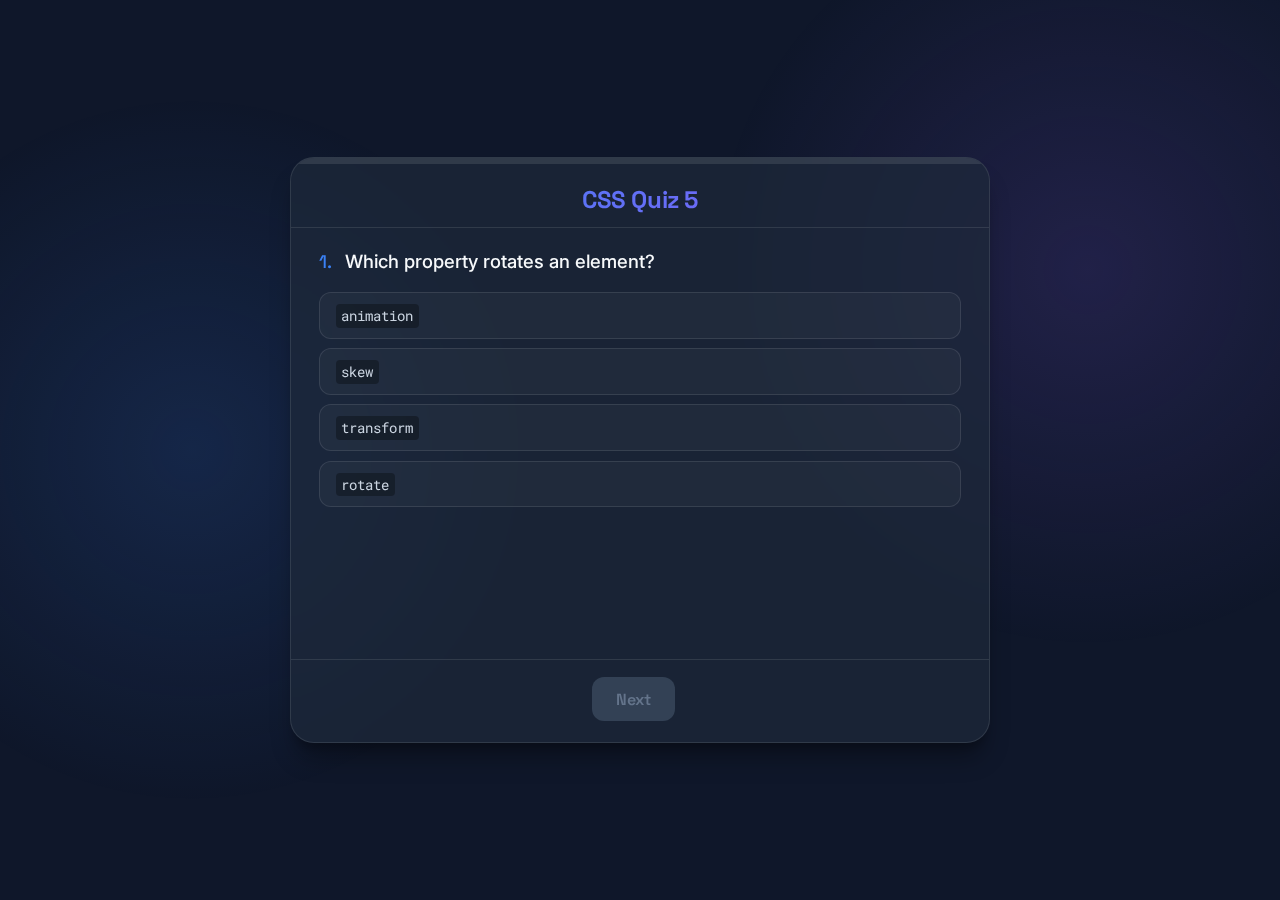
<file: quiz9.html>
<!DOCTYPE html>
<html lang="en">
<head>
    <meta charset="UTF-8">
    <meta name="viewport" content="width=device-width, initial-scale=1.0">
    <title>CSS Quiz 5</title>
    <link rel="stylesheet" href="style.css">
</head>
<body>
    <div id="quiz-container">
        <div id="progress-bar-container"><div id="progress-bar"></div></div>
        <div class="quiz-header"><h1>CSS Quiz 5</h1></div>
        <div id="card-container"></div>
        <div id="results-container" class="hidden"></div>
        <div id="navigation">
            <button id="prev-btn" class="nav-btn secondary">Previous</button>
            <button id="next-btn" class="nav-btn">Next</button>
            <button id="finish-btn" class="nav-btn hidden">Finish Quiz</button>
        </div>
    </div>

    <script>
        window.quizData = [
            { question: "Which property rotates an element?", options: ["<code>animation</code>", "<code>skew</code>", "<code>transform</code>", "<code>rotate</code>"], answerIndex: 2 },
            { question: "Which transform function scales an element?", options: ["<code>scale()</code>", "<code>translate()</code>", "<code>rotate()</code>", "<code>skew()</code>"], answerIndex: 0 },
            { question: "Which property defines animation name?", options: ["<code>keyframes</code>", "<code>animation-name</code>", "<code>animation-type</code>", "<code>animation-style</code>"], answerIndex: 1 },
            { question: "Which at-rule defines animations?", options: ["<code>@frames</code>", "<code>@animate</code>", "<code>@transition</code>", "<code>@keyframes</code>"], answerIndex: 3 },
            { question: "Which property sets minimum width?", options: ["<code>width</code>", "<code>minimum-width</code>", "<code>min-width</code>", "<code>width-min</code>"], answerIndex: 2 },
            { question: "Which property sets maximum height?", options: ["<code>max-height</code>", "<code>height</code>", "<code>limit-height</code>", "<code>height-max</code>"], answerIndex: 0 },
            { question: "Which media query targets screen size?", options: ["<code>@screen</code>", "<code>@media</code>", "<code>@responsive</code>", "<code>@query</code>"], answerIndex: 1 },
            { question: "Which color will be applied?<pre>p { color: red; }\n.text { color: blue; }\n\n&lt;p class=&quot;text&quot;&gt;Hello&lt;/p&gt;</pre>", options: ["blue", "red", "none", "browser default"], answerIndex: 0 },
            { question: "Which color will be applied?<pre>#title { color: green; }\n.title { color: blue; }\n\n&lt;h1 id=&quot;title&quot; class=&quot;title&quot;&gt;Hello&lt;/h1&gt;</pre>", options: ["none", "both", "blue", "green"], answerIndex: 3 },
            { question: "Which color will be applied?<pre>div p { color: red; }\np { color: blue; }\n\n&lt;div&gt;\n  &lt;p&gt;Hello&lt;/p&gt;\n&lt;/div&gt;</pre>", options: ["default", "red", "blue", "none"], answerIndex: 1 },
            { question: "Which background color will be applied?<pre>.btn { background: red; }\nbutton { background: blue; }\n\n&lt;button class=&quot;btn&quot;&gt;Click&lt;/button&gt;</pre>", options: ["blue", "none", "red", "both"], answerIndex: 2 },
            { question: "When the mouse is over the link, which color is applied?<pre>a { color: red; }\na:hover { color: blue; }</pre>", options: ["purple", "unchanged", "red", "blue"], answerIndex: 3 },
            { question: "Which color will be applied?<pre>#box p { color: green; }\n.box p { color: blue; }\n\n&lt;div id=&quot;box&quot; class=&quot;box&quot;&gt;\n  &lt;p&gt;Text&lt;/p&gt;\n&lt;/div&gt;</pre>", options: ["green", "blue", "default", "both"], answerIndex: 0 },
            { question: "Which rule is applied?<pre>p { color: red; }\np { color: blue; }</pre>", options: ["error", "default", "red", "blue"], answerIndex: 3 },
            { question: "Which color will be applied?<pre>p.text { color: red; }\n.text { color: blue; }\n\n&lt;p class=&quot;text&quot;&gt;Hello&lt;/p&gt;</pre>", options: ["red", "blue", "none", "default"], answerIndex: 0 },
            { question: "Which color will be applied?<pre>div .item { color: red; }\n.item { color: blue; }\n\n&lt;div&gt;\n  &lt;span class=&quot;item&quot;&gt;Text&lt;/span&gt;\n&lt;/div&gt;</pre>", options: ["none", "blue", "red", "both"], answerIndex: 2 },
            { question: "Which border will be applied?<pre>input { border: 1px solid black; }\ninput[type=&quot;text&quot;] { border: 1px solid red; }\n\n&lt;input type=&quot;text&quot;&gt;</pre>", options: ["none", "default", "red", "black"], answerIndex: 2 },
            { question: "Which color will be applied?<pre>#menu a { color: red; }\na { color: blue; }\n\n&lt;div id=&quot;menu&quot;&gt;\n  &lt;a href=&quot;#&quot;&gt;Link&lt;/a&gt;\n&lt;/div&gt;</pre>", options: ["red", "purple", "blue", "none"], answerIndex: 0 },
            { question: "Which color will be applied?<pre>li { color: red; }\nul li { color: blue; }\n\n&lt;ul&gt;\n  &lt;li&gt;Item&lt;/li&gt;\n&lt;/ul&gt;</pre>", options: ["default", "none", "red", "blue"], answerIndex: 3 },
            { question: "Which color will be applied?<pre>p { color: red; }\np.active { color: blue; }\n\n&lt;p class=&quot;active&quot;&gt;Text&lt;/p&gt;</pre>", options: ["red", "blue", "both", "default"], answerIndex: 1 },
            { question: "Which color will be applied?<pre>div p { color: red; }\ndiv > p { color: blue; }\n\n&lt;div&gt;\n  &lt;p&gt;Text&lt;/p&gt;\n&lt;/div&gt;</pre>", options: ["blue", "none", "red", "default"], answerIndex: 0 },
            { question: "Which color will be applied?<pre>* { color: red; }\np { color: blue; }\n\n&lt;p&gt;Hello&lt;/p&gt;</pre>", options: ["none", "red", "blue", "default"], answerIndex: 2 },
            { question: "Which selector selects only direct child elements?", options: ["<code>&gt;</code>", "<code>~</code>", "<code>+</code>", "<code>&nbsp;&nbsp;&nbsp;</code>(space)"], answerIndex: 0 },
            { question: "Which selector selects the first element immediately after another?", options: ["<code>div p</code>", "<code>div + p</code>", "<code>div ~ p</code>", "<code>div &gt; p</code>"], answerIndex: 1 },
            { question: "Which selector targets elements with a specific attribute?", options: ["<code>.class</code>", "<code>#id</code>", "<code>[attribute]</code>", "<code>::attribute</code>"], answerIndex: 2 },
            { question: "Which selector matches elements with type=\"text\"?", options: ["<code>input#text</code>", "<code>input.text</code>", "<code>input[type=&quot;text&quot;]</code>", "<code>input:text</code>"], answerIndex: 2 }
        ];
    </script>
    <script src="script.js"></script>
</body>
</html>
</file>
<file: style.css>
@import url("https://fonts.googleapis.com/css2?family=Space+Grotesk:wght@300;400;500;600;700&family=Inter:wght@400;500;600&family=Roboto+Mono&display=swap");

:root {
  /* Color Palette */
  --bg-dark: #0f172a;
  --bg-card: rgba(30, 41, 59, 0.7);
  --text-primary: #f8fafc;
  --text-secondary: #94a3b8;
  --accent-primary: #3b82f6;
  --accent-secondary: #8b5cf6;
  --accent-gradient: linear-gradient(135deg, #3b82f6 0%, #8b5cf6 100%);
  --correct-color: #10b981;
  --incorrect-color: #ef4444;
  --border-color: rgba(255, 255, 255, 0.1);

  /* Effects */
  --card-shadow: 0 20px 25px -5px rgba(0, 0, 0, 0.3),
    0 10px 10px -5px rgba(0, 0, 0, 0.2);
  --neon-glow: 0 0 20px rgba(59, 130, 246, 0.3);
  --glass-blur: blur(12px);
  --border-radius: 24px;
  --transition-speed: 0.3s;
}

* {
  box-sizing: border-box;
  margin: 0;
  padding: 0;
  -webkit-tap-highlight-color: transparent;
}

body {
  font-family: "Inter", sans-serif;
  background-color: var(--bg-dark);
  color: var(--text-primary);
  display: flex;
  justify-content: center;
  align-items: flex-start; /* Safer for scrolling on small screens */
  min-height: 100vh;
  overflow-x: hidden;
  padding: 40px 20px; /* Increased top/bottom padding for breathing room with flex-start */
}

/* Ambient Background */
body::before {
  content: "";
  position: fixed;
  top: 0;
  left: 0;
  width: 100%;
  height: 100%;
  pointer-events: none;
  z-index: -1;
  background: radial-gradient(
      circle at 15% 50%,
      rgba(59, 130, 246, 0.15),
      transparent 30%
    ),
    radial-gradient(
      circle at 85% 30%,
      rgba(139, 92, 246, 0.15),
      transparent 30%
    );
}

#quiz-container {
  width: 100%;
  max-width: 700px;
  background: var(--bg-card);
  backdrop-filter: var(--glass-blur);
  border: 1px solid var(--border-color);
  border-radius: var(--border-radius);
  box-shadow: var(--card-shadow);
  display: flex;
  flex-direction: column;
  overflow: hidden;
  transition: height 0.4s cubic-bezier(0.4, 0, 0.2, 1);
  position: relative;
  margin: auto; /* Centers vertically if there's space */
}

/* Progress Bar */
#progress-bar-container {
  width: 100%;
  height: 6px;
  background-color: rgba(255, 255, 255, 0.1);
}

#progress-bar {
  width: 0%;
  height: 100%;
  background: var(--accent-gradient);
  box-shadow: var(--neon-glow);
  transition: width 0.5s cubic-bezier(0.4, 0, 0.2, 1);
}

/* Header */
.quiz-header {
  padding: 1.25rem 1.5rem 0.75rem; /* Reduced padding */
  border-bottom: 1px solid var(--border-color);
  text-align: center;
}

h1 {
  font-family: "Space Grotesk", sans-serif;
  font-size: 1.5rem; /* Reduced font size */
  font-weight: 700;
  background: var(--accent-gradient);
  -webkit-background-clip: text;
  background-clip: text;
  -webkit-text-fill-color: transparent;
  letter-spacing: -0.02em;
}

/* Card Container */
#card-container {
  position: relative;
  width: 100%;
  flex-grow: 1;
  /* Min-height provided by content, adjusted by JS */
  min-height: 200px;
}

.card {
  padding: 1.25rem 1.75rem 1.5rem; /* Reduced padding */
  position: absolute;
  width: 100%;
  top: 0;
  left: 0;
  opacity: 0;
  pointer-events: none;
  transform: translateX(50px) scale(0.95);
  transition: transform 0.4s cubic-bezier(0.4, 0, 0.2, 1), opacity 0.4s ease;
}

.card.active {
  opacity: 1;
  transform: translateX(0) scale(1);
  pointer-events: auto;
  position: relative; /* Make it relative when active so it takes up space? No, absolute is better for transitions, we resize container */
  position: absolute;
}

/* We need a specific rule for the JS height calculation to work smoothly with absolute positioning. 
   Actually, the previous fix used absolute positioning and JS adjusted the container height. 
   We will keep that. The active card is absolute, but has opacity 1. */

.card.exit-next {
  transform: translateX(-50px) scale(0.95);
  opacity: 0;
}

.card.exit-prev {
  transform: translateX(50px) scale(0.95);
  opacity: 0;
}

/* Question Text */
.question-text {
  font-size: 1.15rem; /* Slightly smaller */
  font-weight: 500;
  margin-bottom: 1rem; /* Reduced margin */
  line-height: 1.45;
  color: var(--text-primary);
}

.question-text pre {
  background: rgba(0, 0, 0, 0.3);
  border: 1px solid var(--border-color);
  border-radius: 12px;
  padding: 0.75rem; /* Reduced padding */
  margin-top: 0.75rem; /* Reduced margin */
  font-family: "Roboto Mono", monospace;
  font-size: 0.85rem;
  overflow-x: auto;
  color: #e2e8f0;
  max-height: 140px; /* Reduced max-height */
  overflow-y: auto;
  scrollbar-width: thin;
  scrollbar-color: var(--text-secondary) rgba(0, 0, 0, 0.1);
}

/* Options */
.options-container {
  display: flex;
  flex-direction: column;
  gap: 0.6rem; /* Reduced gap */
}

.option {
  display: block;
  width: 100%;
  background: rgba(255, 255, 255, 0.03);
  border: 1px solid var(--border-color);
  border-radius: 12px;
  padding: 0.8rem 1rem; /* Reduced padding */
  text-align: left;
  color: var(--text-secondary);
  font-size: 0.95rem; /* Slightly smaller */
  font-family: "Inter", sans-serif;
  cursor: pointer;
  transition: all 0.2s ease;
  position: relative;
  overflow: hidden;
}

.option:hover:not(:disabled) {
  background: rgba(255, 255, 255, 0.08);
  border-color: rgba(139, 92, 246, 0.5);
  color: var(--text-primary);
  transform: translateY(-2px);
  box-shadow: 0 4px 12px rgba(0, 0, 0, 0.1);
}

.option code {
  font-family: "Roboto Mono", monospace;
  background: rgba(0, 0, 0, 0.3);
  padding: 0.2em 0.4em;
  border-radius: 4px;
  font-size: 0.9em;
  color: #cbd5e1;
}

/* Answer States */
.options-container.answered .option {
  cursor: default;
  opacity: 0.7;
}

.options-container.answered .option.correct {
  background: rgba(16, 185, 129, 0.2);
  border-color: var(--correct-color);
  color: #d1fae5;
  opacity: 1;
  font-weight: 600;
}

.options-container.answered .option.incorrect {
  background: rgba(239, 68, 68, 0.2);
  border-color: var(--incorrect-color);
  color: #fee2e2;
  opacity: 1;
}

/* Navigation */
#navigation {
  display: flex;
  justify-content: space-between;
  align-items: center;
  padding: 1rem 1.75rem 1.25rem; /* Reduced padding */
  border-top: 1px solid var(--border-color);
  margin-top: auto;
  gap: 1rem;
}

.nav-btn {
  padding: 0.7rem 1.5rem;
  font-family: "Space Grotesk", sans-serif;
  font-size: 1rem;
  font-weight: 600;
  color: white;
  background: var(--accent-gradient);
  border: none;
  border-radius: 12px;
  cursor: pointer;
  transition: all 0.3s ease;
  box-shadow: 0 4px 6px -1px rgba(0, 0, 0, 0.1),
    0 2px 4px -1px rgba(0, 0, 0, 0.06);
}

.nav-btn:hover:not(:disabled) {
  box-shadow: 0 10px 15px -3px rgba(59, 130, 246, 0.4),
    0 4px 6px -2px rgba(59, 130, 246, 0.2);
  transform: translateY(-2px);
}

.nav-btn:disabled {
  background: #334155;
  color: #64748b;
  cursor: not-allowed;
  box-shadow: none;
  transform: none;
}

.nav-btn.secondary {
  background: transparent;
  border: 1px solid var(--border-color);
  color: var(--text-secondary);
}

.nav-btn.secondary:hover {
  border-color: var(--text-primary);
  color: var(--text-primary);
  background: rgba(255, 255, 255, 0.05);
}

.nav-btn.hidden {
  visibility: hidden;
}

/* Results */
#results-container {
  padding: 4rem 2rem;
  text-align: center;
  color: var(--text-primary);
}

#results-container h2 {
  font-family: "Space Grotesk", sans-serif;
  font-size: 2.5rem;
  margin-bottom: 2rem;
}

.score-circle {
  width: 150px;
  height: 150px;
  border-radius: 50%;
  background: radial-gradient(
    circle at center,
    rgba(59, 130, 246, 0.2),
    transparent 70%
  );
  border: 4px solid var(--accent-primary);
  display: flex;
  justify-content: center;
  align-items: center;
  margin: 0 auto 2rem;
  font-family: "Space Grotesk", sans-serif;
  font-size: 3rem;
  font-weight: 700;
  color: var(--accent-primary);
  box-shadow: 0 0 30px rgba(59, 130, 246, 0.3);
}

.results-actions {
  display: flex;
  justify-content: center;
  gap: 1.5rem;
  margin-top: 3rem;
}

/* Mobile */
/* Mobile App Shell Layout */
@media (max-width: 650px) {
  body {
    padding: 0;
    overflow: hidden; /* Prevent body scroll, handle inside container */
    align-items: stretch; /* Stretch container to fill height */
  }

  #quiz-container {
    width: 100%;
    max-width: 100%;
    height: 100dvh; /* Fixed full viewport height */
    min-height: 0; /* Override any min-height */
    border-radius: 0;
    border: none;
    margin: 0;
    display: flex;
    flex-direction: column;
  }

  .quiz-header {
    flex: 0 0 auto; /* Fixed header */
    padding: 1rem 1.25rem 0.6rem;
    background: var(--bg-dark); /* Ensure background is solid behind header */
    z-index: 10;
  }

  #card-container {
    flex: 1 1 auto; /* Grow to fill space */
    position: relative;
    overflow-y: auto; /* Internal scroll */
    overflow-x: hidden;
    height: auto !important; /* Override JS height calculation */
    /* Add padding bottom to ensure last content isn't cut off */
    padding-bottom: 2rem;
  }

  /* Force active card to flow in the scroll container */
  .card.active {
    position: relative;
    opacity: 1;
    transform: translateX(0) scale(1);
    pointer-events: auto;
    padding-bottom: 2rem;
  }

  #navigation {
    flex: 0 0 auto; /* Fixed footer */
    padding: 1rem 1.25rem;
    margin-top: 0;
    background: var(--bg-dark); /* Solid background for nav area */
    border-top: 1px solid var(--border-color);
    z-index: 10;
    /* Ensure it sits above content */
    box-shadow: 0 -4px 20px rgba(0,0,0,0.2);
  }

  h1 { font-size: 1.4rem; }
  .question-text { font-size: 1.1rem; margin-bottom: 0.75rem; }
  .option { padding: 0.75rem 1rem; }
}
</file>
